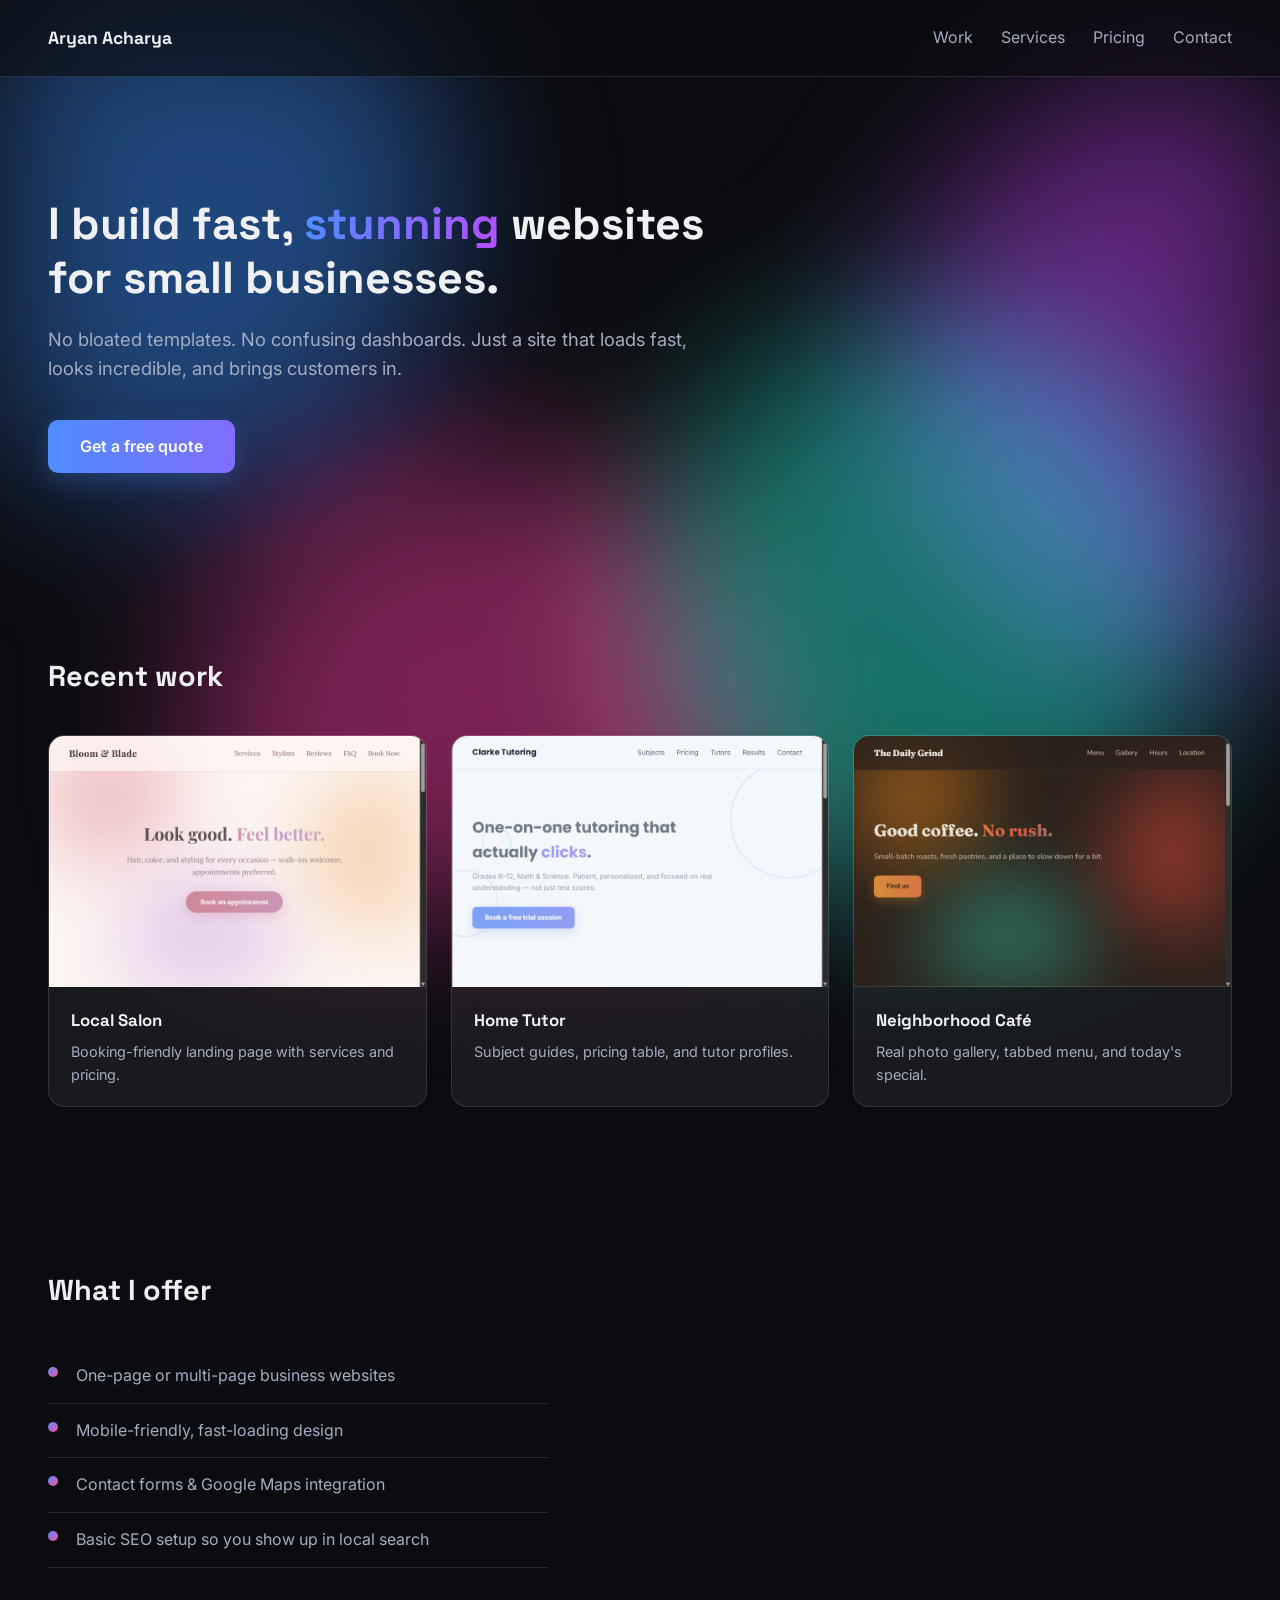
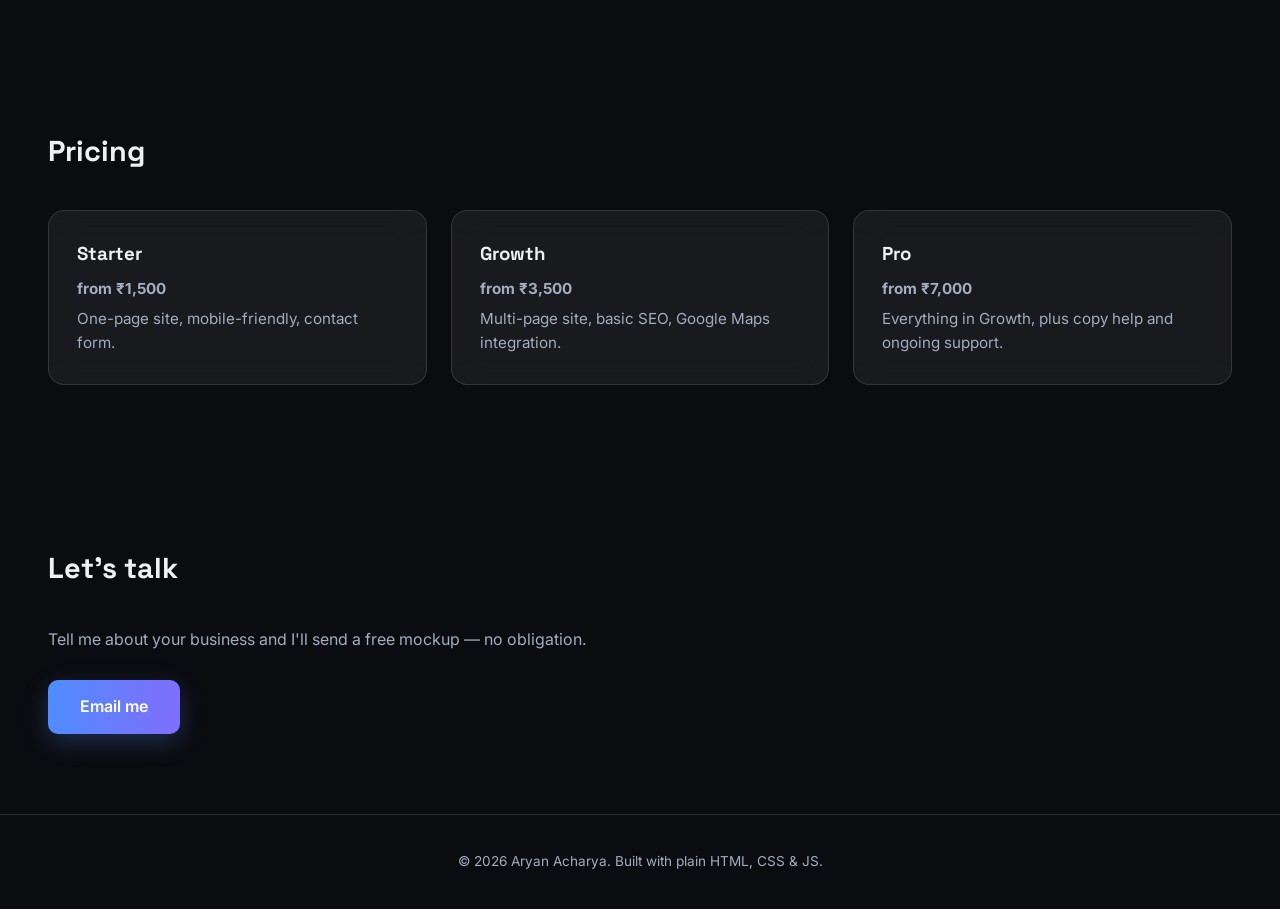
<file: index.html>
<!DOCTYPE html>
<html lang="en">
<head>
  <meta charset="UTF-8">
  <meta name="viewport" content="width=device-width, initial-scale=1.0">
  <title>Aryan Acharya — Web Developer</title>
  <meta name="description" content="Fast, modern websites for small businesses. Free mockup, no obligation — one-page and multi-page sites built for local shops, salons, tutors, and cafés.">
  <meta property="og:title" content="Aryan Acharya — Web Developer">
  <meta property="og:description" content="Fast, modern websites for small businesses. Free mockup, no obligation.">
  <meta property="og:type" content="website">
  <meta name="twitter:card" content="summary">
  <link rel="preconnect" href="https://fonts.googleapis.com">
  <link rel="preconnect" href="https://fonts.gstatic.com" crossorigin>
  <link href="https://fonts.googleapis.com/css2?family=Space+Grotesk:wght@500;600;700&family=Inter:wght@400;500;600&display=swap" rel="stylesheet">
  <link rel="stylesheet" href="styles.css">
</head>
<body>
  <div class="bg-blobs" aria-hidden="true">
    <div class="blob blob-1"></div>
    <div class="blob blob-2"></div>
    <div class="blob blob-3"></div>
    <div class="blob blob-4"></div>
  </div>

  <header class="nav">
    <div class="nav-brand">Aryan Acharya</div>
    <nav>
      <a href="#work">Work</a>
      <a href="#services">Services</a>
      <a href="#pricing">Pricing</a>
      <a href="#contact">Contact</a>
    </nav>
  </header>

  <section class="hero">
    <h1 class="reveal">I build fast, <span class="gradient-text">stunning</span> websites for small businesses.</h1>
    <p class="reveal">No bloated templates. No confusing dashboards. Just a site that loads fast, looks incredible, and brings customers in.</p>
    <a href="#contact" class="btn reveal">Get a free quote</a>
  </section>

  <section id="work" class="work">
    <h2 class="reveal">Recent work</h2>
    <div class="grid">
      <a href="samples/salon/" target="_blank" rel="noopener" class="work-card reveal">
        <div class="work-thumb" style="background-image: url('work-thumbs/salon.png')"></div>
        <div class="work-info">
          <h3>Local Salon</h3>
          <p>Booking-friendly landing page with services and pricing.</p>
        </div>
      </a>
      <a href="samples/tutor/" target="_blank" rel="noopener" class="work-card reveal">
        <div class="work-thumb" style="background-image: url('work-thumbs/tutor.png')"></div>
        <div class="work-info">
          <h3>Home Tutor</h3>
          <p>Subject guides, pricing table, and tutor profiles.</p>
        </div>
      </a>
      <a href="samples/cafe/" target="_blank" rel="noopener" class="work-card reveal">
        <div class="work-thumb" style="background-image: url('work-thumbs/cafe.png')"></div>
        <div class="work-info">
          <h3>Neighborhood Café</h3>
          <p>Real photo gallery, tabbed menu, and today's special.</p>
        </div>
      </a>
    </div>
  </section>

  <section id="services" class="services">
    <h2 class="reveal">What I offer</h2>
    <ul>
      <li class="reveal">One-page or multi-page business websites</li>
      <li class="reveal">Mobile-friendly, fast-loading design</li>
      <li class="reveal">Contact forms &amp; Google Maps integration</li>
      <li class="reveal">Basic SEO setup so you show up in local search</li>
    </ul>
  </section>

  <section id="pricing" class="services">
    <h2 class="reveal">Pricing</h2>
    <div class="grid">
      <div class="card glass reveal">
        <h3>Starter</h3>
        <p class="price">from ₹1,500</p>
        <p>One-page site, mobile-friendly, contact form.</p>
      </div>
      <div class="card glass reveal">
        <h3>Growth</h3>
        <p class="price">from ₹3,500</p>
        <p>Multi-page site, basic SEO, Google Maps integration.</p>
      </div>
      <div class="card glass reveal">
        <h3>Pro</h3>
        <p class="price">from ₹7,000</p>
        <p>Everything in Growth, plus copy help and ongoing support.</p>
      </div>
    </div>
  </section>

  <section id="contact" class="contact">
    <h2 class="reveal">Let's talk</h2>
    <p class="reveal">Tell me about your business and I'll send a free mockup — no obligation.</p>
    <a href="mailto:progamertiger2007@gmail.com" class="btn reveal">Email me</a>
  </section>

  <footer>
    <p>&copy; 2026 Aryan Acharya. Built with plain HTML, CSS &amp; JS.</p>
  </footer>

  <script src="script.js"></script>
</body>
</html>
</file>
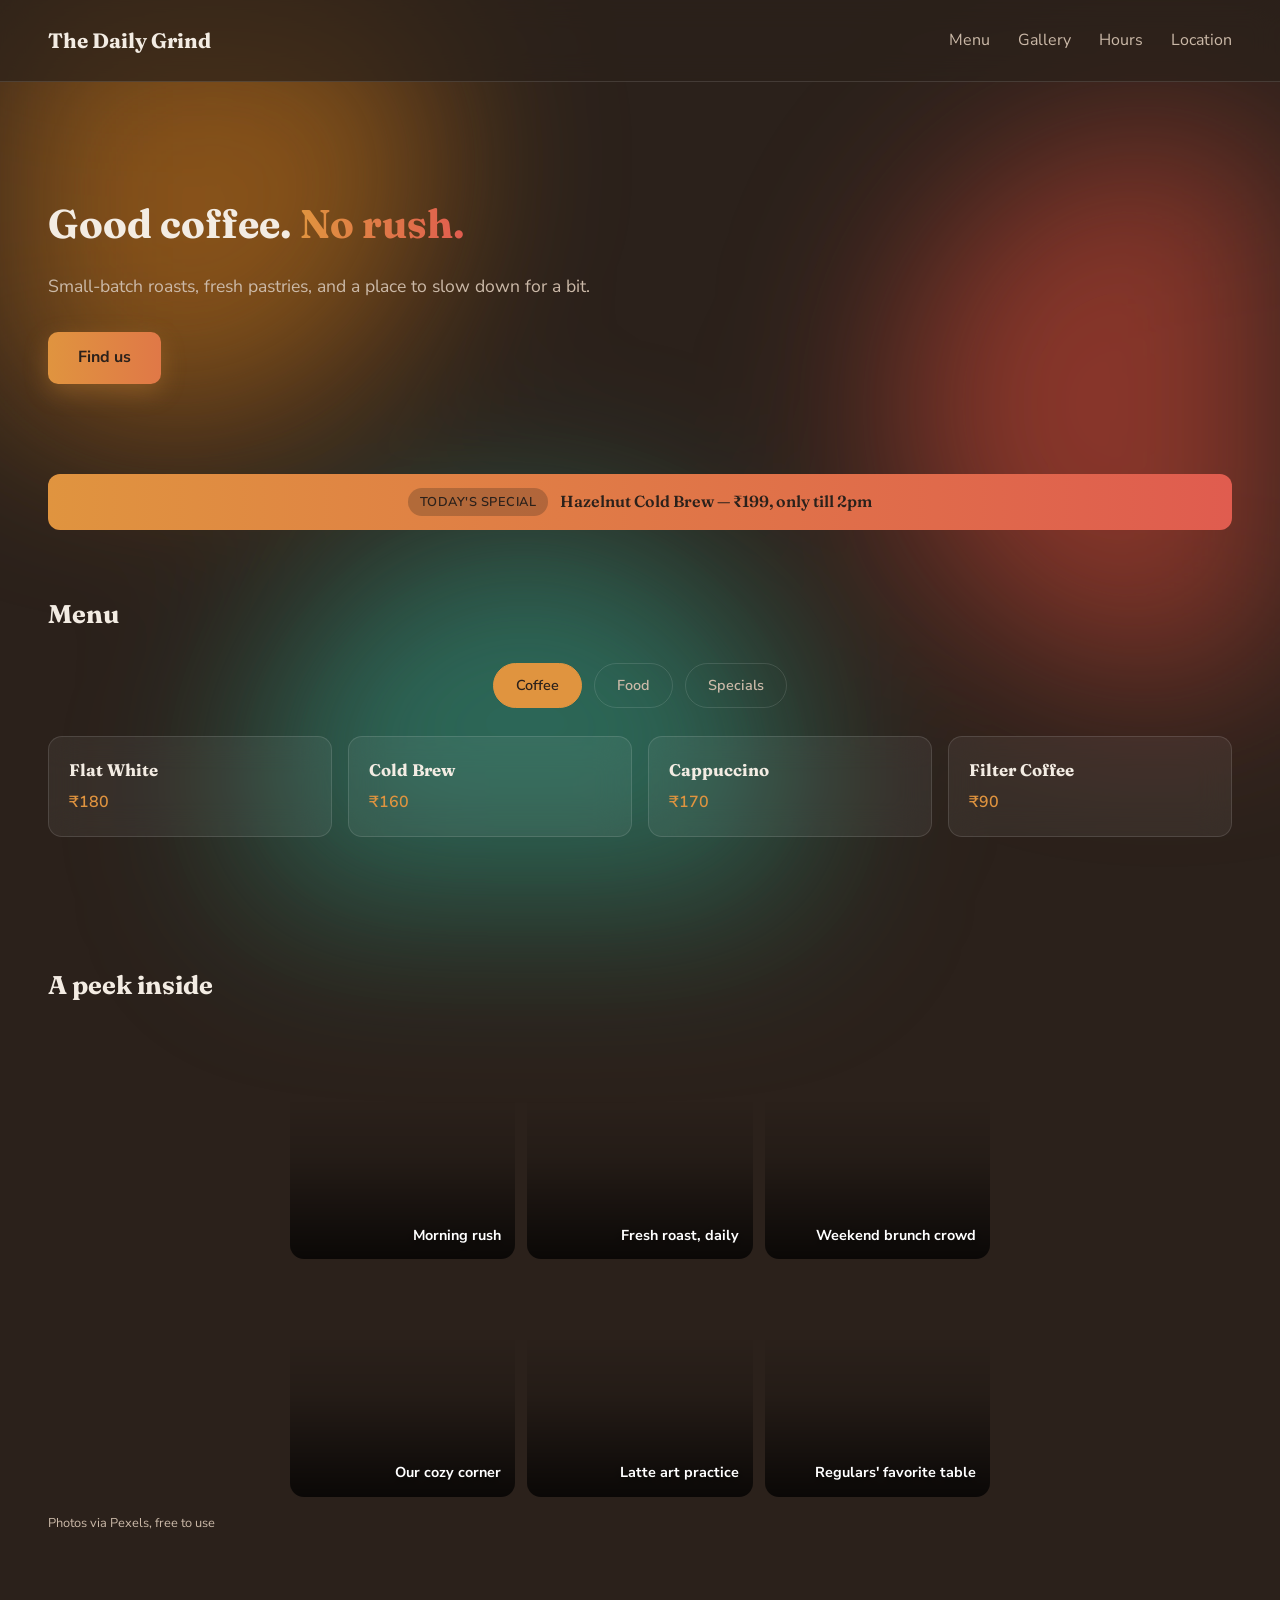
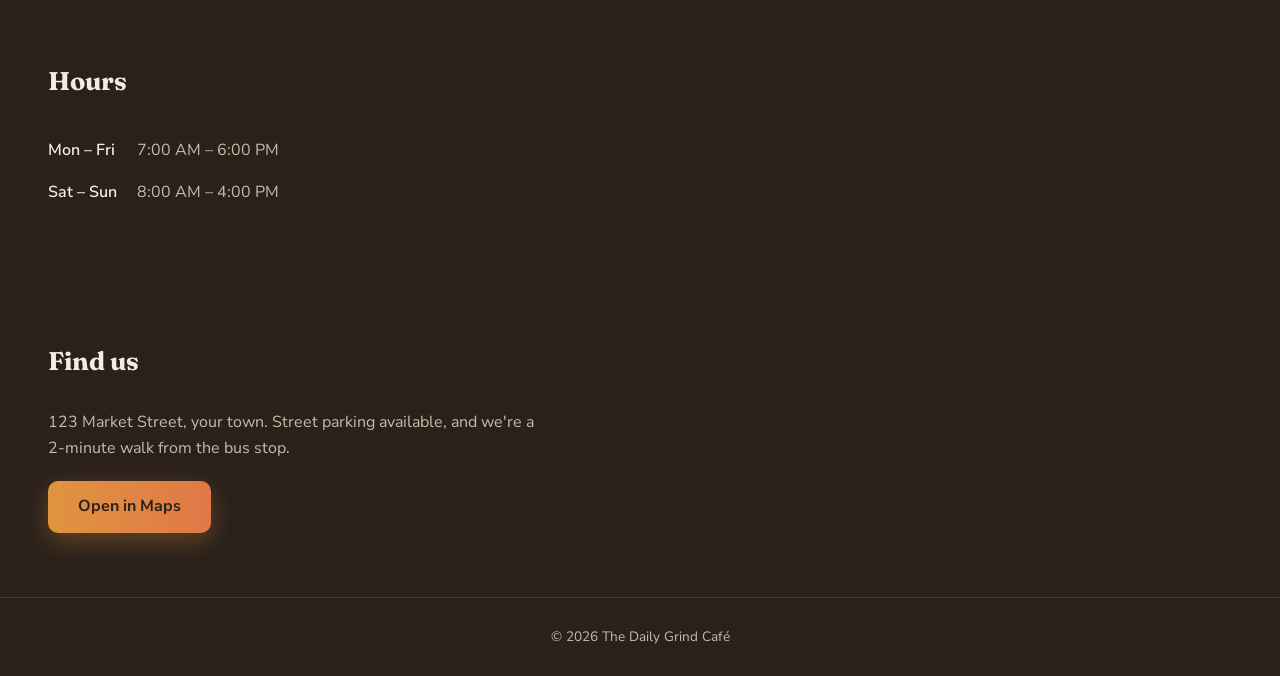
<file: samples/cafe/index.html>
<!DOCTYPE html>
<html lang="en">
<head>
  <meta charset="UTF-8">
  <meta name="viewport" content="width=device-width, initial-scale=1.0">
  <title>The Daily Grind Café</title>
  <meta name="description" content="Small-batch roasts and fresh pastries. Good coffee, no rush.">
  <meta property="og:title" content="The Daily Grind Café">
  <meta property="og:description" content="Good coffee. No rush.">
  <meta property="og:type" content="website">
  <link rel="preconnect" href="https://fonts.googleapis.com">
  <link rel="preconnect" href="https://fonts.gstatic.com" crossorigin>
  <link href="https://fonts.googleapis.com/css2?family=Fraunces:ital,wght@0,500;0,700;1,500&family=Nunito+Sans:wght@400;600;700&display=swap" rel="stylesheet">
  <link rel="stylesheet" href="styles.css">
</head>
<body>
  <div class="bg-blobs" aria-hidden="true">
    <div class="blob blob-1"></div>
    <div class="blob blob-2"></div>
    <div class="blob blob-3"></div>
  </div>

  <header class="nav">
    <div class="nav-brand">The Daily Grind</div>
    <nav>
      <a href="#menu">Menu</a>
      <a href="#gallery">Gallery</a>
      <a href="#hours">Hours</a>
      <a href="#location">Location</a>
    </nav>
  </header>

  <section class="hero">
    <h1 class="reveal">Good coffee. <span class="gradient-text">No rush.</span></h1>
    <p class="reveal">Small-batch roasts, fresh pastries, and a place to slow down for a bit.</p>
    <a href="#location" class="btn reveal">Find us</a>
  </section>

  <section class="special reveal">
    <span class="special-tag">Today's Special</span>
    <span class="special-text">Hazelnut Cold Brew — ₹199, only till 2pm</span>
  </section>

  <section id="menu" class="menu">
    <h2 class="reveal">Menu</h2>

    <input type="radio" name="menutab" id="tab-coffee" class="tab-radio" checked>
    <input type="radio" name="menutab" id="tab-food" class="tab-radio">
    <input type="radio" name="menutab" id="tab-specials" class="tab-radio">

    <div class="tabs reveal">
      <label for="tab-coffee">Coffee</label>
      <label for="tab-food">Food</label>
      <label for="tab-specials">Specials</label>
    </div>

    <div class="tab-panels reveal">
      <div class="panel panel-coffee grid">
        <div class="card glass"><h3>Flat White</h3><p>₹180</p></div>
        <div class="card glass"><h3>Cold Brew</h3><p>₹160</p></div>
        <div class="card glass"><h3>Cappuccino</h3><p>₹170</p></div>
        <div class="card glass"><h3>Filter Coffee</h3><p>₹90</p></div>
      </div>
      <div class="panel panel-food grid">
        <div class="card glass"><h3>Almond Croissant</h3><p>₹140</p></div>
        <div class="card glass"><h3>Avocado Toast</h3><p>₹280</p></div>
        <div class="card glass"><h3>Banana Bread</h3><p>₹120</p></div>
        <div class="card glass"><h3>Grilled Sandwich</h3><p>₹190</p></div>
      </div>
      <div class="panel panel-specials grid">
        <div class="card glass"><h3>Hazelnut Cold Brew</h3><p>₹199</p></div>
        <div class="card glass"><h3>Weekend Brunch Plate</h3><p>₹349</p></div>
      </div>
    </div>
  </section>

  <section id="gallery" class="gallery">
    <h2 class="reveal">A peek inside</h2>
    <div class="photo-grid reveal">
      <div class="photo-card" style="background-image: url('https://images.pexels.com/photos/12344494/pexels-photo-12344494.jpeg?auto=compress&cs=tinysrgb&w=800&h=800&fit=crop')">
        <span class="photo-name">Morning rush</span>
      </div>
      <div class="photo-card" style="background-image: url('https://images.pexels.com/photos/31890552/pexels-photo-31890552.jpeg?auto=compress&cs=tinysrgb&w=800&h=800&fit=crop')">
        <span class="photo-name">Fresh roast, daily</span>
      </div>
      <div class="photo-card" style="background-image: url('https://images.pexels.com/photos/5990698/pexels-photo-5990698.jpeg?auto=compress&cs=tinysrgb&w=800&h=800&fit=crop')">
        <span class="photo-name">Weekend brunch crowd</span>
      </div>
      <div class="photo-card" style="background-image: url('https://images.pexels.com/photos/39784928/pexels-photo-39784928.jpeg?auto=compress&cs=tinysrgb&w=800&h=800&fit=crop')">
        <span class="photo-name">Our cozy corner</span>
      </div>
      <div class="photo-card" style="background-image: url('https://images.pexels.com/photos/11340975/pexels-photo-11340975.jpeg?auto=compress&cs=tinysrgb&w=800&h=800&fit=crop')">
        <span class="photo-name">Latte art practice</span>
      </div>
      <div class="photo-card" style="background-image: url('https://images.pexels.com/photos/25706382/pexels-photo-25706382.jpeg?auto=compress&cs=tinysrgb&w=800&h=800&fit=crop')">
        <span class="photo-name">Regulars' favorite table</span>
      </div>
    </div>
    <p class="gallery-hint reveal">Photos via Pexels, free to use</p>
  </section>

  <section id="hours" class="hours reveal">
    <h2>Hours</h2>
    <table>
      <tr><td>Mon – Fri</td><td>7:00 AM – 6:00 PM</td></tr>
      <tr><td>Sat – Sun</td><td>8:00 AM – 4:00 PM</td></tr>
    </table>
  </section>

  <section id="location" class="location">
    <h2 class="reveal">Find us</h2>
    <p class="reveal">123 Market Street, your town. Street parking available, and we're a 2-minute walk from the bus stop.</p>
    <a href="https://maps.google.com" class="btn reveal" target="_blank" rel="noopener">Open in Maps</a>
  </section>

  <footer>
    <p>&copy; 2026 The Daily Grind Café</p>
  </footer>

  <script src="../shared-reveal.js"></script>
</body>
</html>
</file>
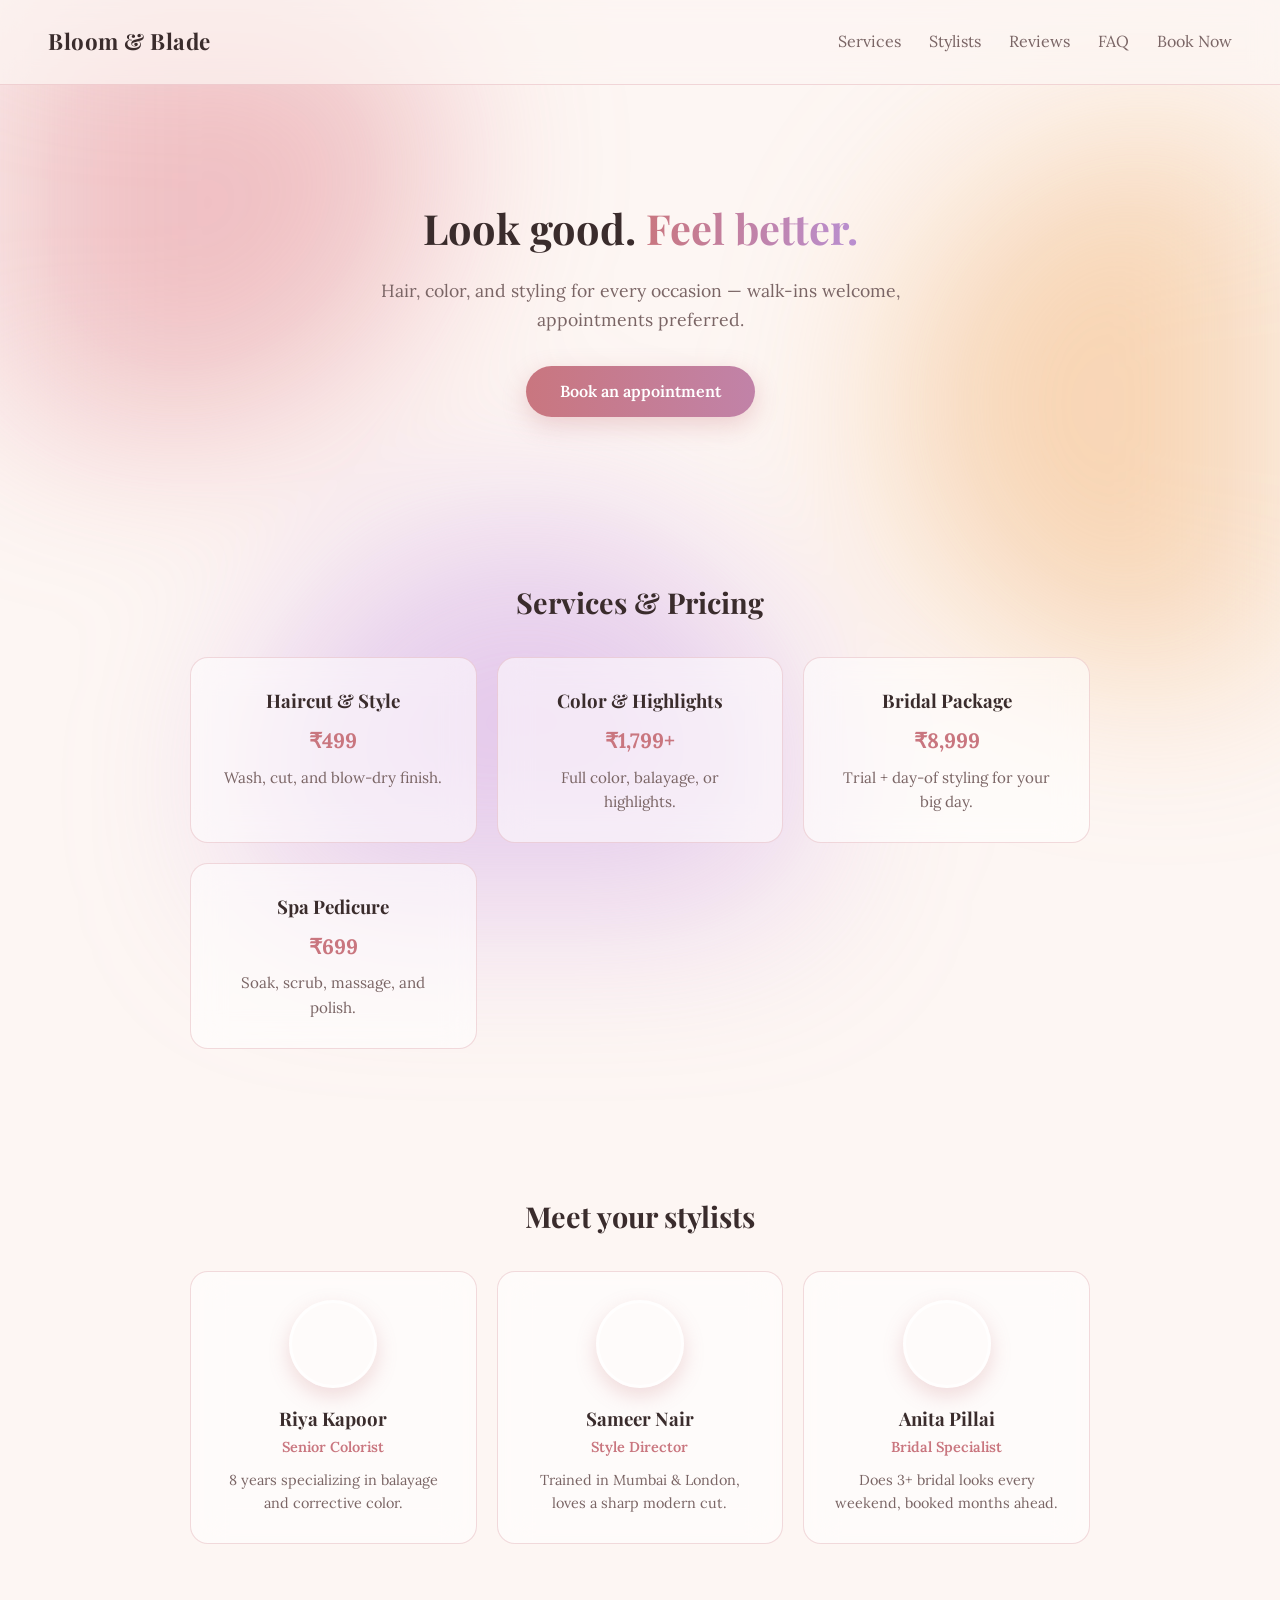
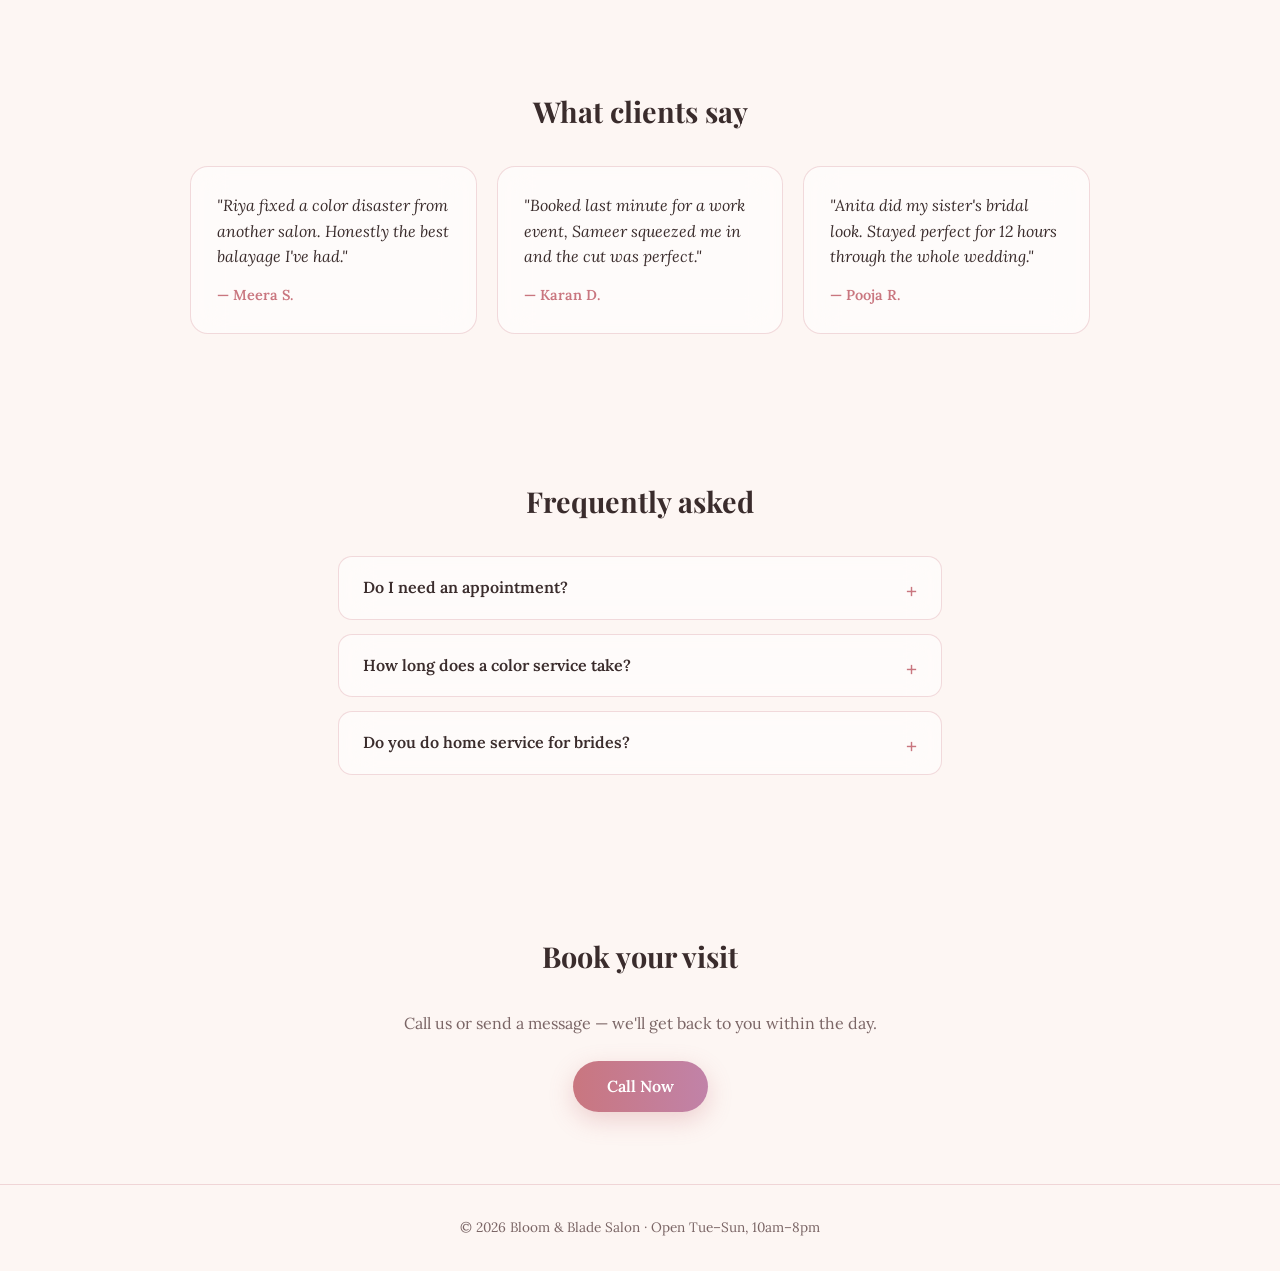
<file: samples/salon/index.html>
<!DOCTYPE html>
<html lang="en">
<head>
  <meta charset="UTF-8">
  <meta name="viewport" content="width=device-width, initial-scale=1.0">
  <title>Bloom & Blade Salon</title>
  <meta name="description" content="Hair, color, and styling for every occasion. Walk-ins welcome, appointments preferred.">
  <meta property="og:title" content="Bloom & Blade Salon">
  <meta property="og:description" content="Hair, color, and styling for every occasion.">
  <meta property="og:type" content="website">
  <link rel="preconnect" href="https://fonts.googleapis.com">
  <link rel="preconnect" href="https://fonts.gstatic.com" crossorigin>
  <link href="https://fonts.googleapis.com/css2?family=Playfair+Display:ital,wght@0,500;0,700;1,500&family=Lora:ital,wght@0,400;0,600;1,400&display=swap" rel="stylesheet">
  <link rel="stylesheet" href="styles.css">
</head>
<body>
  <div class="bg-blobs" aria-hidden="true">
    <div class="blob blob-1"></div>
    <div class="blob blob-2"></div>
    <div class="blob blob-3"></div>
  </div>

  <header class="nav">
    <div class="nav-brand">Bloom & Blade</div>
    <nav>
      <a href="#services">Services</a>
      <a href="#stylists">Stylists</a>
      <a href="#reviews">Reviews</a>
      <a href="#faq">FAQ</a>
      <a href="#book">Book Now</a>
    </nav>
  </header>

  <section class="hero">
    <h1 class="reveal">Look good. <span class="gradient-text">Feel better.</span></h1>
    <p class="reveal">Hair, color, and styling for every occasion — walk-ins welcome, appointments preferred.</p>
    <a href="#book" class="btn reveal">Book an appointment</a>
  </section>

  <section id="services" class="services">
    <h2 class="reveal">Services & Pricing</h2>
    <div class="grid">
      <div class="card glass reveal">
        <h3>Haircut & Style</h3>
        <p class="price">₹499</p>
        <p>Wash, cut, and blow-dry finish.</p>
      </div>
      <div class="card glass reveal">
        <h3>Color & Highlights</h3>
        <p class="price">₹1,799+</p>
        <p>Full color, balayage, or highlights.</p>
      </div>
      <div class="card glass reveal">
        <h3>Bridal Package</h3>
        <p class="price">₹8,999</p>
        <p>Trial + day-of styling for your big day.</p>
      </div>
      <div class="card glass reveal">
        <h3>Spa Pedicure</h3>
        <p class="price">₹699</p>
        <p>Soak, scrub, massage, and polish.</p>
      </div>
    </div>
  </section>

  <section id="stylists" class="stylists">
    <h2 class="reveal">Meet your stylists</h2>
    <div class="grid">
      <div class="person-card glass reveal">
        <div class="avatar" style="background-image: url('https://images.pexels.com/photos/6248741/pexels-photo-6248741.jpeg?auto=compress&cs=tinysrgb&w=300&h=300&fit=crop')"></div>
        <h3>Riya Kapoor</h3>
        <p class="role">Senior Colorist</p>
        <p>8 years specializing in balayage and corrective color.</p>
      </div>
      <div class="person-card glass reveal">
        <div class="avatar" style="background-image: url('https://images.pexels.com/photos/12311572/pexels-photo-12311572.jpeg?auto=compress&cs=tinysrgb&w=300&h=300&fit=crop')"></div>
        <h3>Sameer Nair</h3>
        <p class="role">Style Director</p>
        <p>Trained in Mumbai & London, loves a sharp modern cut.</p>
      </div>
      <div class="person-card glass reveal">
        <div class="avatar" style="background-image: url('https://images.pexels.com/photos/18890524/pexels-photo-18890524.jpeg?auto=compress&cs=tinysrgb&w=300&h=300&fit=crop')"></div>
        <h3>Anita Pillai</h3>
        <p class="role">Bridal Specialist</p>
        <p>Does 3+ bridal looks every weekend, booked months ahead.</p>
      </div>
    </div>
  </section>

  <section id="reviews" class="reviews">
    <h2 class="reveal">What clients say</h2>
    <div class="grid">
      <div class="quote-card glass reveal">
        <p>"Riya fixed a color disaster from another salon. Honestly the best balayage I've had."</p>
        <p class="who">— Meera S.</p>
      </div>
      <div class="quote-card glass reveal">
        <p>"Booked last minute for a work event, Sameer squeezed me in and the cut was perfect."</p>
        <p class="who">— Karan D.</p>
      </div>
      <div class="quote-card glass reveal">
        <p>"Anita did my sister's bridal look. Stayed perfect for 12 hours through the whole wedding."</p>
        <p class="who">— Pooja R.</p>
      </div>
    </div>
  </section>

  <section id="faq" class="faq">
    <h2 class="reveal">Frequently asked</h2>
    <details class="reveal">
      <summary>Do I need an appointment?</summary>
      <p>Walk-ins are welcome, but appointments get priority. Weekends fill up fast, so book 2-3 days ahead if you can.</p>
    </details>
    <details class="reveal">
      <summary>How long does a color service take?</summary>
      <p>Single-process color: about 1 hour. Balayage or full highlights: 2.5-3.5 hours depending on hair length.</p>
    </details>
    <details class="reveal">
      <summary>Do you do home service for brides?</summary>
      <p>Yes, for bridal packages booked at least 2 weeks in advance. Travel charges apply outside city limits.</p>
    </details>
  </section>

  <section id="book" class="book">
    <h2 class="reveal">Book your visit</h2>
    <p class="reveal">Call us or send a message — we'll get back to you within the day.</p>
    <a href="tel:+910000000000" class="btn reveal">Call Now</a>
  </section>

  <footer>
    <p>&copy; 2026 Bloom & Blade Salon · Open Tue–Sun, 10am–8pm</p>
  </footer>

  <script src="../shared-reveal.js"></script>
</body>
</html>
</file>
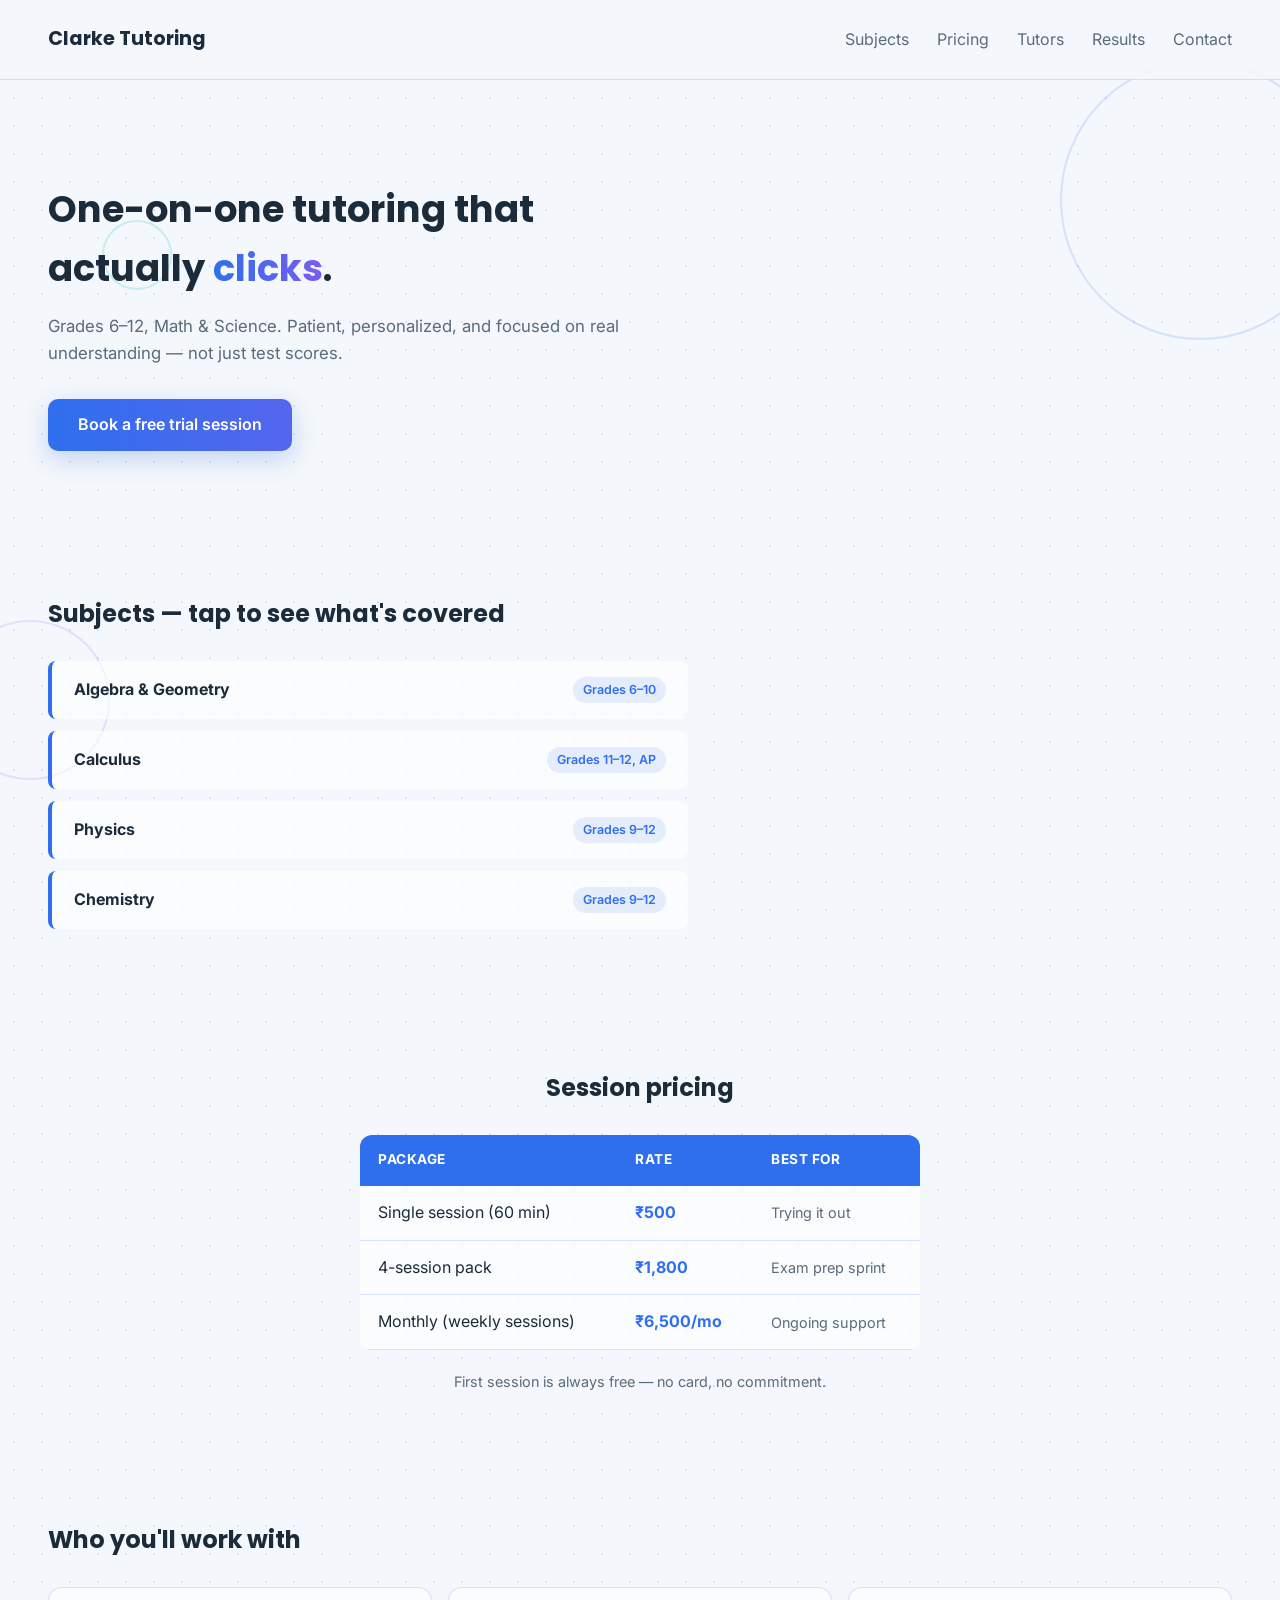
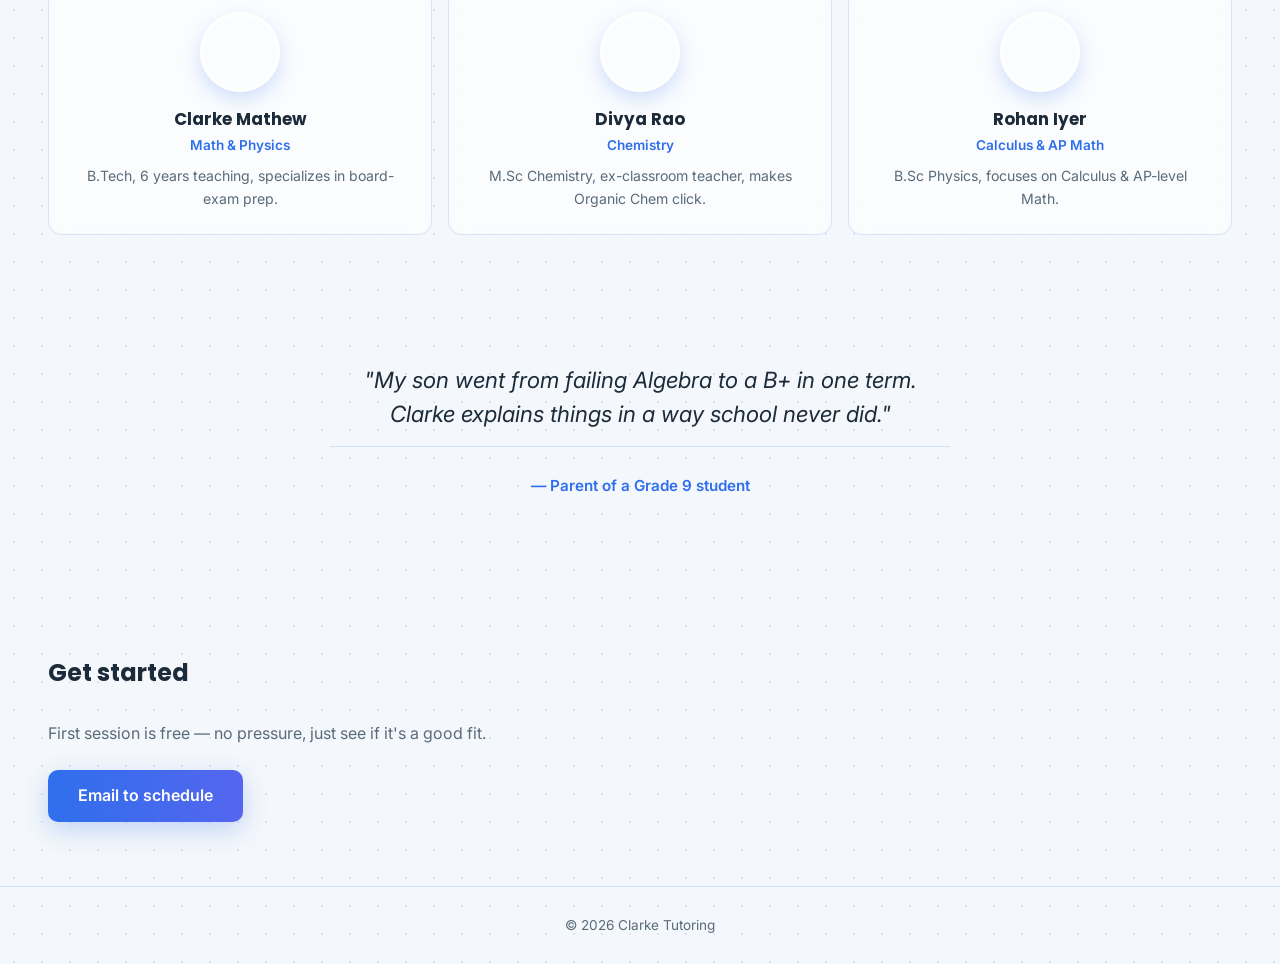
<file: samples/tutor/index.html>
<!DOCTYPE html>
<html lang="en">
<head>
  <meta charset="UTF-8">
  <meta name="viewport" content="width=device-width, initial-scale=1.0">
  <title>Clarke Tutoring — Math & Science</title>
  <meta name="description" content="One-on-one Math and Science tutoring for grades 6-12. First session free.">
  <meta property="og:title" content="Clarke Tutoring — Math & Science">
  <meta property="og:description" content="One-on-one tutoring that actually clicks.">
  <meta property="og:type" content="website">
  <link rel="preconnect" href="https://fonts.googleapis.com">
  <link rel="preconnect" href="https://fonts.gstatic.com" crossorigin>
  <link href="https://fonts.googleapis.com/css2?family=Poppins:wght@500;600;700;800&family=Inter:wght@400;500;600&display=swap" rel="stylesheet">
  <link rel="stylesheet" href="styles.css">
</head>
<body>
  <div class="geo-accent geo-1" aria-hidden="true"></div>
  <div class="geo-accent geo-2" aria-hidden="true"></div>
  <div class="geo-accent geo-3" aria-hidden="true"></div>

  <header class="nav">
    <div class="nav-brand">Clarke Tutoring</div>
    <nav>
      <a href="#subjects">Subjects</a>
      <a href="#pricing">Pricing</a>
      <a href="#tutors">Tutors</a>
      <a href="#results">Results</a>
      <a href="#contact">Contact</a>
    </nav>
  </header>

  <section class="hero">
    <h1 class="reveal">One-on-one tutoring that actually <span class="gradient-text">clicks</span>.</h1>
    <p class="reveal">Grades 6–12, Math & Science. Patient, personalized, and focused on real understanding — not just test scores.</p>
    <a href="#contact" class="btn reveal">Book a free trial session</a>
  </section>

  <section id="subjects" class="subjects">
    <h2 class="reveal">Subjects — tap to see what's covered</h2>
    <details class="subject-card reveal">
      <summary><span>Algebra & Geometry</span><span class="tag">Grades 6–10</span></summary>
      <p>Linear & quadratic equations, coordinate geometry, triangles & circles, board-exam problem patterns.</p>
    </details>
    <details class="subject-card reveal">
      <summary><span>Calculus</span><span class="tag">Grades 11–12, AP</span></summary>
      <p>Limits, derivatives, integrals, and the word-problem setups that actually show up in exams.</p>
    </details>
    <details class="subject-card reveal">
      <summary><span>Physics</span><span class="tag">Grades 9–12</span></summary>
      <p>Mechanics, electricity & magnetism — built around intuition first, formulas second.</p>
    </details>
    <details class="subject-card reveal">
      <summary><span>Chemistry</span><span class="tag">Grades 9–12</span></summary>
      <p>Organic reactions, stoichiometry, periodic trends — with the shortcuts that save exam time.</p>
    </details>
  </section>

  <section id="pricing" class="pricing-section">
    <h2 class="reveal">Session pricing</h2>
    <table class="price-table reveal">
      <tr><th>Package</th><th>Rate</th><th>Best for</th></tr>
      <tr><td>Single session (60 min)</td><td>₹500</td><td>Trying it out</td></tr>
      <tr><td>4-session pack</td><td>₹1,800</td><td>Exam prep sprint</td></tr>
      <tr><td>Monthly (weekly sessions)</td><td>₹6,500/mo</td><td>Ongoing support</td></tr>
    </table>
    <p class="note reveal">First session is always free — no card, no commitment.</p>
  </section>

  <section id="tutors" class="tutors">
    <h2 class="reveal">Who you'll work with</h2>
    <div class="grid">
      <div class="person-card glass reveal">
        <div class="avatar" style="background-image: url('https://images.pexels.com/photos/17910791/pexels-photo-17910791.jpeg?auto=compress&cs=tinysrgb&w=300&h=300&fit=crop')"></div>
        <h3>Clarke Mathew</h3>
        <p class="role">Math & Physics</p>
        <p>B.Tech, 6 years teaching, specializes in board-exam prep.</p>
      </div>
      <div class="person-card glass reveal">
        <div class="avatar" style="background-image: url('https://images.pexels.com/photos/7581115/pexels-photo-7581115.jpeg?auto=compress&cs=tinysrgb&w=300&h=300&fit=crop')"></div>
        <h3>Divya Rao</h3>
        <p class="role">Chemistry</p>
        <p>M.Sc Chemistry, ex-classroom teacher, makes Organic Chem click.</p>
      </div>
      <div class="person-card glass reveal">
        <div class="avatar" style="background-image: url('https://images.pexels.com/photos/36292200/pexels-photo-36292200.jpeg?auto=compress&cs=tinysrgb&w=300&h=300&fit=crop')"></div>
        <h3>Rohan Iyer</h3>
        <p class="role">Calculus & AP Math</p>
        <p>B.Sc Physics, focuses on Calculus & AP-level Math.</p>
      </div>
    </div>
  </section>

  <section id="results" class="results">
    <blockquote class="reveal">
      "My son went from failing Algebra to a B+ in one term. Clarke explains things in a way school never did."
      <footer>— Parent of a Grade 9 student</footer>
    </blockquote>
  </section>

  <section id="contact" class="contact">
    <h2 class="reveal">Get started</h2>
    <p class="reveal">First session is free — no pressure, just see if it's a good fit.</p>
    <a href="mailto:hello@clarketutoring.example" class="btn reveal">Email to schedule</a>
  </section>

  <footer>
    <p>&copy; 2026 Clarke Tutoring</p>
  </footer>

  <script src="../shared-reveal.js"></script>
</body>
</html>
</file>
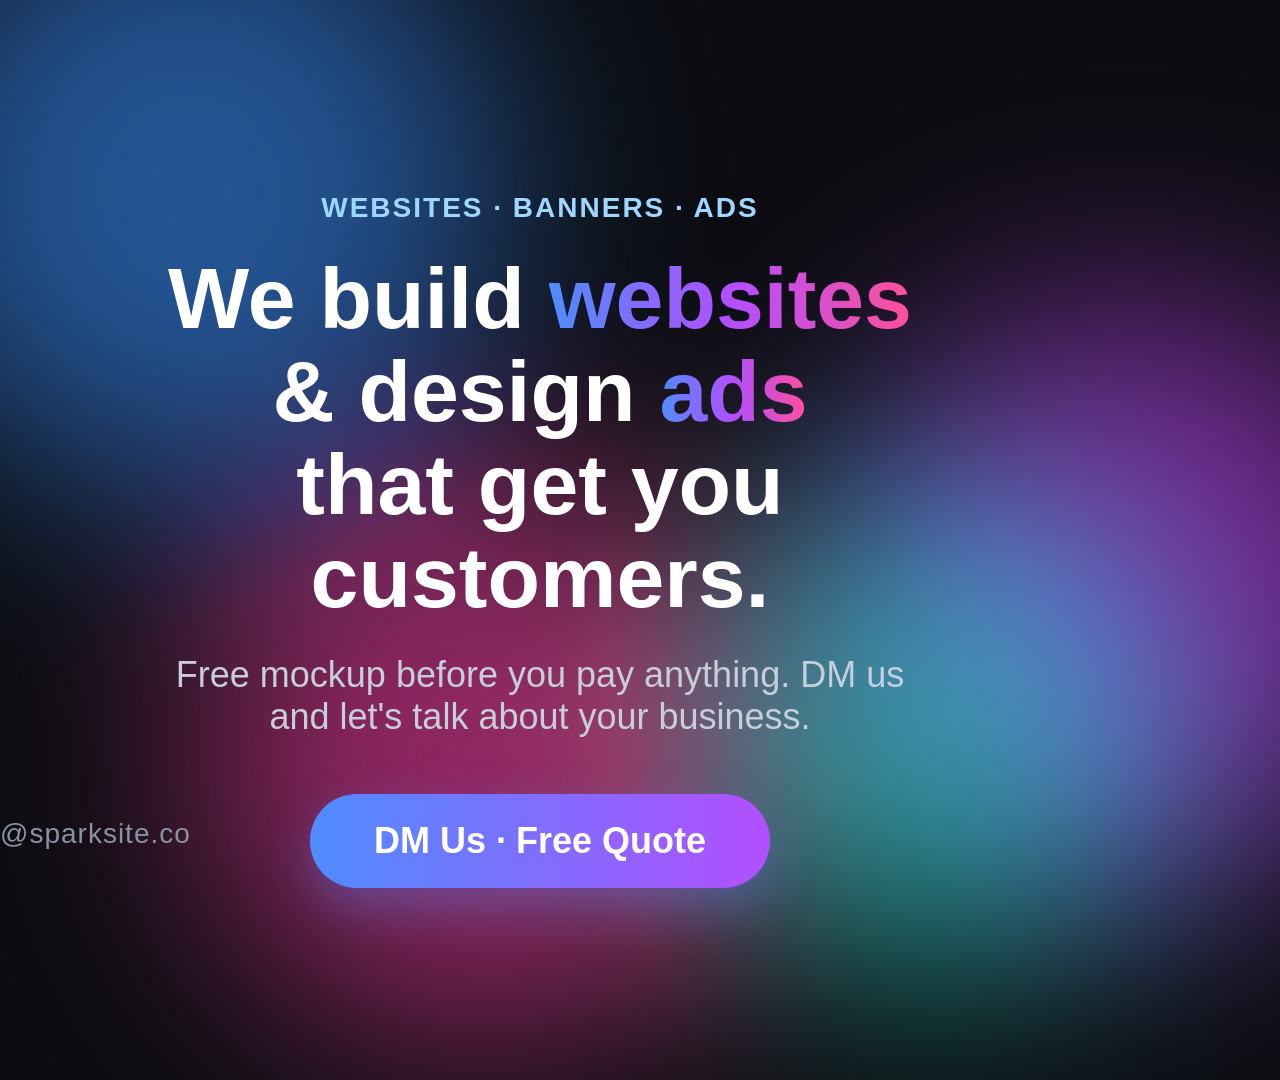
<file: instagram/post1-intro.html>
<!DOCTYPE html>
<html>
<head>
<meta charset="UTF-8">
<style>
  * { margin: 0; padding: 0; box-sizing: border-box; }
  html, body {
    width: 1080px;
    height: 1080px;
    overflow: hidden;
    font-family: -apple-system, "Segoe UI", Roboto, sans-serif;
    background: #0b0c10;
  }
  .blobs {
    position: absolute;
    inset: 0;
    filter: blur(110px) saturate(140%);
  }
  .blob { position: absolute; border-radius: 50%; opacity: 0.55; }
  .b1 { width: 620px; height: 620px; background: #4f8cff; top: -120px; left: -120px; }
  .b2 { width: 600px; height: 600px; background: #b24fff; top: 300px; right: -150px; }
  .b3 { width: 560px; height: 560px; background: #ff4f9a; bottom: -140px; left: 200px; }
  .b4 { width: 500px; height: 500px; background: #4fe0c9; bottom: -80px; right: 100px; }

  .content {
    position: relative;
    z-index: 2;
    height: 100%;
    display: flex;
    flex-direction: column;
    justify-content: center;
    align-items: center;
    text-align: center;
    padding: 80px;
    color: white;
  }
  .tag {
    font-size: 28px;
    font-weight: 700;
    letter-spacing: 2px;
    text-transform: uppercase;
    color: #9fd8ff;
    margin-bottom: 28px;
  }
  h1 {
    font-size: 86px;
    font-weight: 800;
    line-height: 1.08;
    margin-bottom: 30px;
  }
  .gradient {
    background: linear-gradient(90deg, #4f8cff, #b24fff, #ff4f9a);
    -webkit-background-clip: text;
    background-clip: text;
    color: transparent;
  }
  p.sub {
    font-size: 36px;
    color: #c7cedb;
    max-width: 780px;
    margin-bottom: 56px;
  }
  .cta {
    background: linear-gradient(90deg, #4f8cff, #b24fff);
    padding: 26px 64px;
    border-radius: 100px;
    font-size: 36px;
    font-weight: 700;
    box-shadow: 0 20px 50px rgba(79,140,255,0.35);
  }
  .handle {
    position: absolute;
    bottom: 50px;
    font-size: 28px;
    color: #8a93a3;
    letter-spacing: 1px;
  }
</style>
</head>
<body>
  <div class="blobs">
    <div class="blob b1"></div>
    <div class="blob b2"></div>
    <div class="blob b3"></div>
    <div class="blob b4"></div>
  </div>
  <div class="content">
    <div class="tag">Websites &middot; Banners &middot; Ads</div>
    <h1>We build <span class="gradient">websites</span><br>&amp; design <span class="gradient">ads</span><br>that get you customers.</h1>
    <p class="sub">Free mockup before you pay anything. DM us and let's talk about your business.</p>
    <div class="cta">DM Us &middot; Free Quote</div>
  </div>
  <div class="handle">@sparksite.co</div>
</body>
</html>
</file>
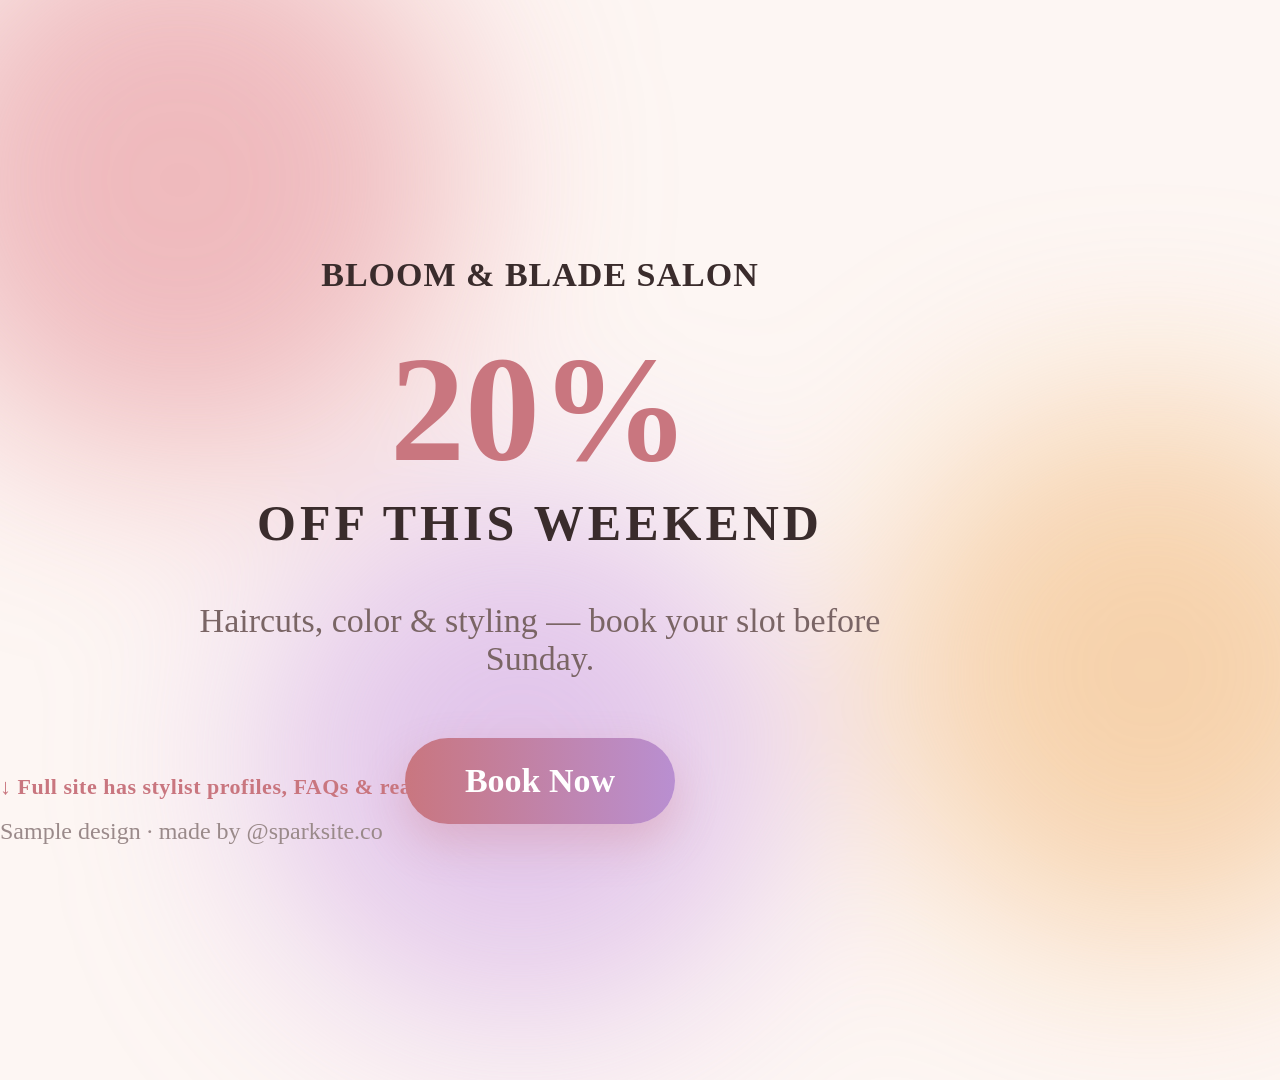
<file: instagram/post2-sample-banner.html>
<!DOCTYPE html>
<html>
<head>
<meta charset="UTF-8">
<style>
  * { margin: 0; padding: 0; box-sizing: border-box; }
  html, body {
    width: 1080px;
    height: 1080px;
    overflow: hidden;
    font-family: Georgia, "Times New Roman", serif;
    background: #fdf6f3;
  }
  .blobs { position: absolute; inset: 0; filter: blur(100px) saturate(130%); }
  .blob { position: absolute; border-radius: 50%; opacity: 0.45; }
  .b1 { width: 560px; height: 560px; background: #c9767f; top: -100px; left: -100px; }
  .b2 { width: 540px; height: 540px; background: #e0a96b; top: 400px; right: -140px; }
  .b3 { width: 520px; height: 520px; background: #b98fd1; bottom: -120px; left: 260px; }

  .content {
    position: relative;
    z-index: 2;
    height: 100%;
    display: flex;
    flex-direction: column;
    justify-content: center;
    align-items: center;
    text-align: center;
    padding: 90px;
    color: #3a2c2c;
  }
  .brand { font-size: 34px; font-weight: 700; letter-spacing: 1px; margin-bottom: 40px; }
  .offer {
    font-size: 150px;
    font-weight: 800;
    line-height: 1;
    color: #c9767f;
    margin-bottom: 10px;
  }
  .offer-sub { font-size: 50px; font-weight: 700; letter-spacing: 4px; text-transform: uppercase; margin-bottom: 50px; }
  p.desc { font-size: 34px; color: #7a6565; max-width: 760px; margin-bottom: 60px; }
  .cta {
    background: linear-gradient(90deg, #c9767f, #b98fd1);
    color: white;
    padding: 24px 60px;
    border-radius: 100px;
    font-size: 34px;
    font-weight: 700;
    box-shadow: 0 18px 44px rgba(201,118,127,0.3);
  }
  .footer {
    position: absolute;
    bottom: 55px;
    font-size: 24px;
    color: #9a8a8a;
  }
  .linkout {
    position: absolute;
    bottom: 100px;
    font-size: 22px;
    font-weight: 700;
    color: #c9767f;
    letter-spacing: 0.5px;
  }
</style>
</head>
<body>
  <div class="blobs">
    <div class="blob b1"></div>
    <div class="blob b2"></div>
    <div class="blob b3"></div>
  </div>
  <div class="content">
    <div class="brand">BLOOM &amp; BLADE SALON</div>
    <div class="offer">20%</div>
    <div class="offer-sub">off this weekend</div>
    <p class="desc">Haircuts, color &amp; styling &mdash; book your slot before Sunday.</p>
    <div class="cta">Book Now</div>
  </div>
  <div class="linkout">↓ Full site has stylist profiles, FAQs & real pricing</div>
  <div class="footer">Sample design &middot; made by @sparksite.co</div>
</body>
</html>
</file>
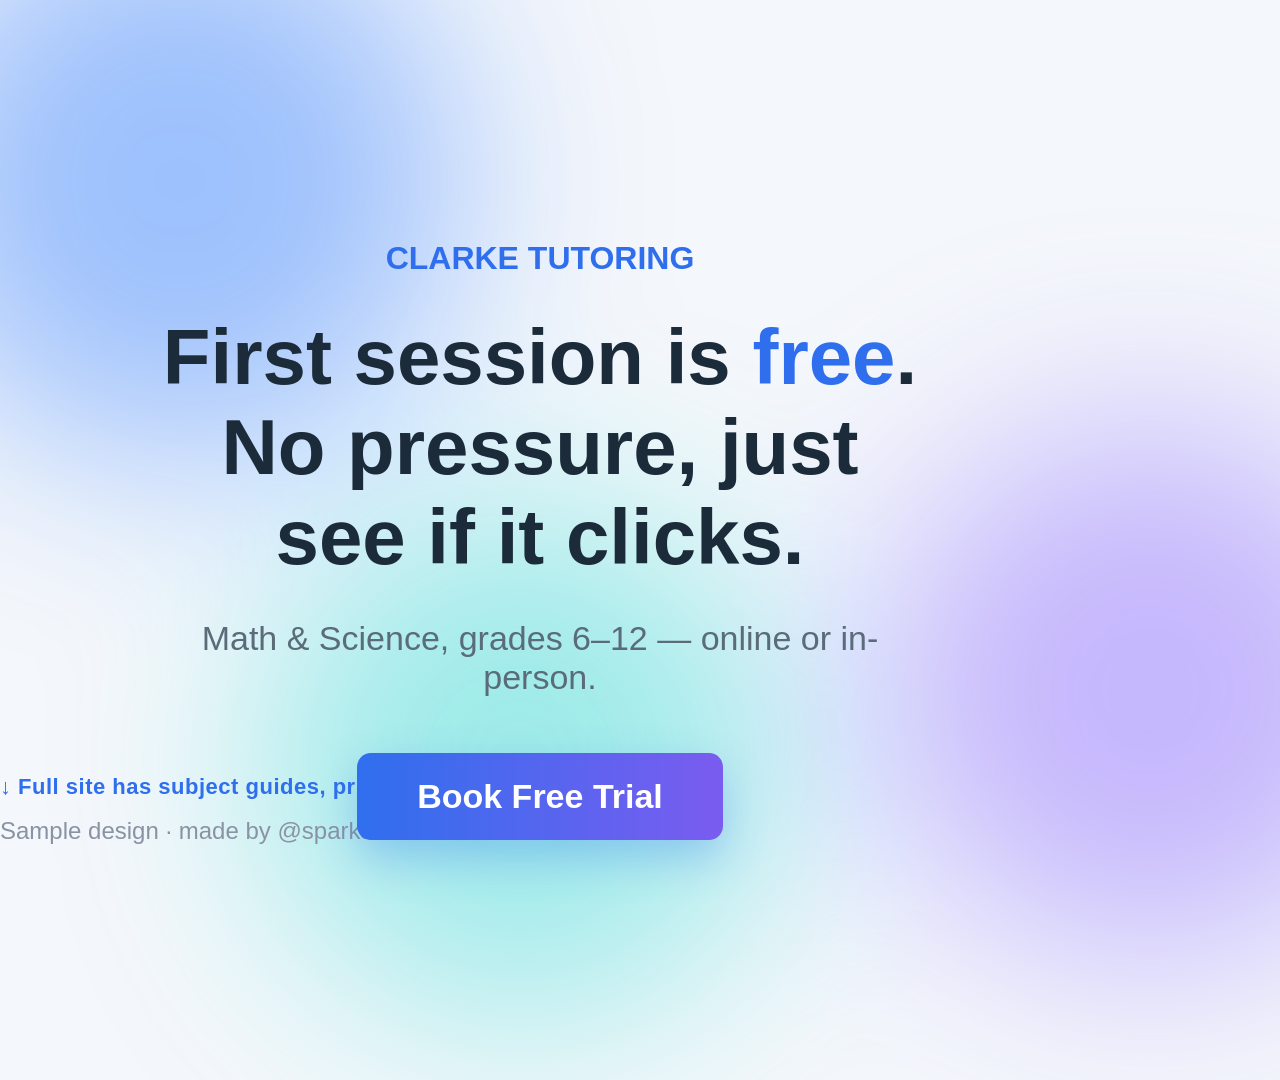
<file: instagram/post3-tutor-promo.html>
<!DOCTYPE html>
<html>
<head>
<meta charset="UTF-8">
<style>
  * { margin: 0; padding: 0; box-sizing: border-box; }
  html, body {
    width: 1080px;
    height: 1080px;
    overflow: hidden;
    font-family: "Segoe UI", Roboto, Arial, sans-serif;
    background: #f4f7fb;
  }
  .blobs { position: absolute; inset: 0; filter: blur(100px) saturate(130%); }
  .blob { position: absolute; border-radius: 50%; opacity: 0.4; }
  .b1 { width: 560px; height: 560px; background: #2f6fed; top: -100px; left: -100px; }
  .b2 { width: 540px; height: 540px; background: #7a5cf0; top: 420px; right: -140px; }
  .b3 { width: 520px; height: 520px; background: #3fd0c9; bottom: -120px; left: 260px; }

  .content {
    position: relative;
    z-index: 2;
    height: 100%;
    display: flex;
    flex-direction: column;
    justify-content: center;
    align-items: center;
    text-align: center;
    padding: 90px;
    color: #1c2b3a;
  }
  .brand { font-size: 32px; font-weight: 700; margin-bottom: 36px; color: #2f6fed; }
  h1 { font-size: 78px; font-weight: 800; line-height: 1.15; margin-bottom: 36px; }
  .highlight { color: #2f6fed; }
  p.desc { font-size: 34px; color: #5a6b7a; max-width: 760px; margin-bottom: 56px; }
  .cta {
    background: linear-gradient(90deg, #2f6fed, #7a5cf0);
    color: white;
    padding: 24px 60px;
    border-radius: 14px;
    font-size: 34px;
    font-weight: 700;
    box-shadow: 0 18px 44px rgba(47,111,237,0.3);
  }
  .footer { position: absolute; bottom: 55px; font-size: 24px; color: #8a93a3; }
  .linkout { position: absolute; bottom: 100px; font-size: 22px; font-weight: 700; color: #2f6fed; letter-spacing: 0.5px; }
</style>
</head>
<body>
  <div class="blobs">
    <div class="blob b1"></div>
    <div class="blob b2"></div>
    <div class="blob b3"></div>
  </div>
  <div class="content">
    <div class="brand">CLARKE TUTORING</div>
    <h1>First session is <span class="highlight">free</span>.<br>No pressure, just<br>see if it clicks.</h1>
    <p class="desc">Math & Science, grades 6&ndash;12 &mdash; online or in-person.</p>
    <div class="cta">Book Free Trial</div>
  </div>
  <div class="linkout">↓ Full site has subject guides, pricing & tutor bios</div>
  <div class="footer">Sample design &middot; made by @sparksite.co</div>
</body>
</html>
</file>
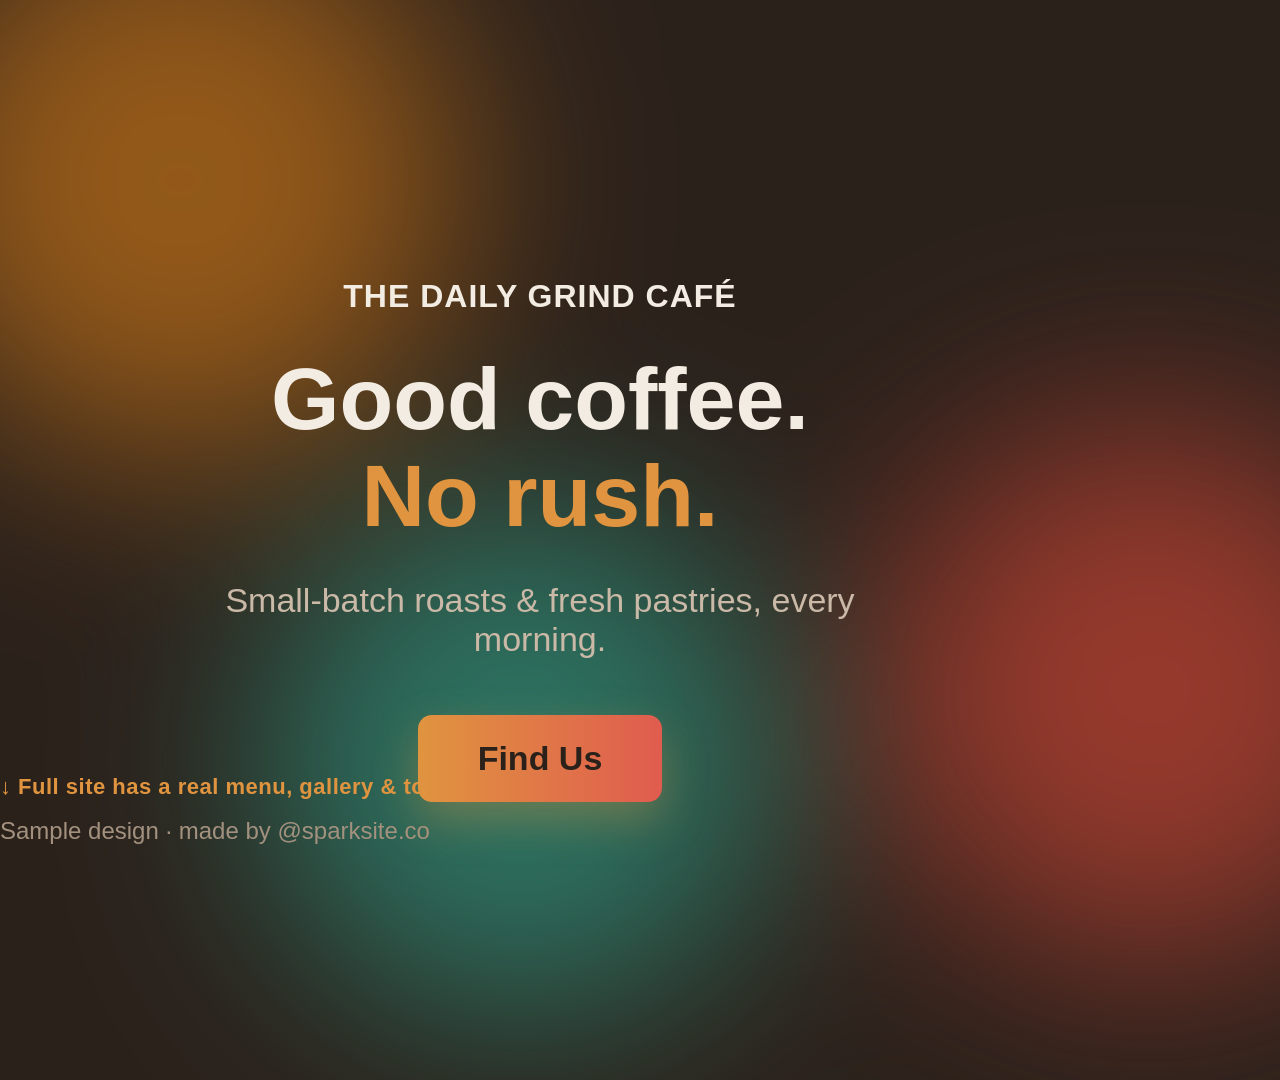
<file: instagram/post4-cafe-promo.html>
<!DOCTYPE html>
<html>
<head>
<meta charset="UTF-8">
<style>
  * { margin: 0; padding: 0; box-sizing: border-box; }
  html, body {
    width: 1080px;
    height: 1080px;
    overflow: hidden;
    font-family: "Segoe UI", Roboto, Arial, sans-serif;
    background: #2b211b;
  }
  .blobs { position: absolute; inset: 0; filter: blur(100px) saturate(140%); }
  .blob { position: absolute; border-radius: 50%; opacity: 0.5; }
  .b1 { width: 560px; height: 560px; background: #e0943f; top: -100px; left: -100px; }
  .b2 { width: 540px; height: 540px; background: #e05c4f; top: 420px; right: -140px; }
  .b3 { width: 520px; height: 520px; background: #4fb8a3; bottom: -120px; left: 260px; }

  .content {
    position: relative;
    z-index: 2;
    height: 100%;
    display: flex;
    flex-direction: column;
    justify-content: center;
    align-items: center;
    text-align: center;
    padding: 90px;
    color: #f3ece3;
  }
  .brand { font-size: 32px; font-weight: 700; margin-bottom: 36px; letter-spacing: 1px; }
  h1 { font-size: 88px; font-weight: 800; line-height: 1.1; margin-bottom: 36px; }
  .highlight { color: #e0943f; }
  p.desc { font-size: 34px; color: #cbb9a8; max-width: 760px; margin-bottom: 56px; }
  .cta {
    background: linear-gradient(90deg, #e0943f, #e05c4f);
    color: #2b211b;
    padding: 24px 60px;
    border-radius: 14px;
    font-size: 34px;
    font-weight: 700;
    box-shadow: 0 18px 44px rgba(224,148,63,0.35);
  }
  .footer { position: absolute; bottom: 55px; font-size: 24px; color: #a3917f; }
  .linkout { position: absolute; bottom: 100px; font-size: 22px; font-weight: 700; color: #e0943f; letter-spacing: 0.5px; }
</style>
</head>
<body>
  <div class="blobs">
    <div class="blob b1"></div>
    <div class="blob b2"></div>
    <div class="blob b3"></div>
  </div>
  <div class="content">
    <div class="brand">THE DAILY GRIND CAF&Eacute;</div>
    <h1>Good coffee.<br><span class="highlight">No rush.</span></h1>
    <p class="desc">Small-batch roasts &amp; fresh pastries, every morning.</p>
    <div class="cta">Find Us</div>
  </div>
  <div class="linkout">↓ Full site has a real menu, gallery & today's special</div>
  <div class="footer">Sample design &middot; made by @sparksite.co</div>
</body>
</html>
</file>
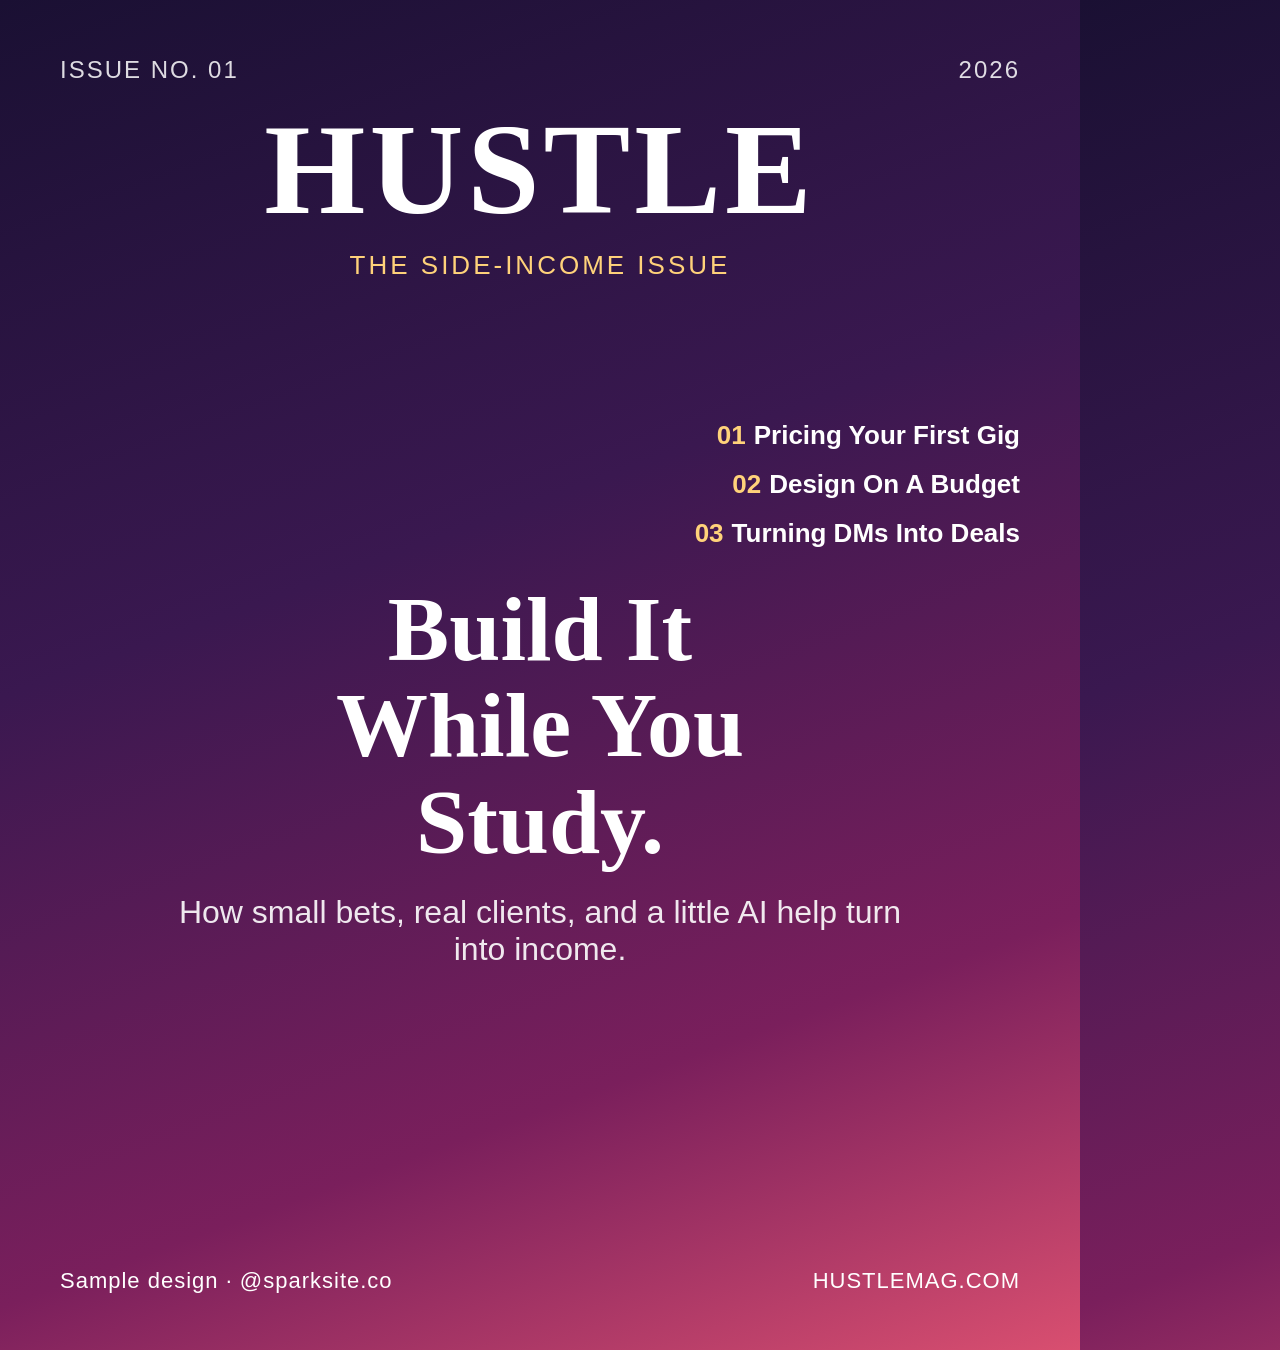
<file: instagram/post5-magazine-cover.html>
<!DOCTYPE html>
<html>
<head>
<meta charset="UTF-8">
<style>
  * { margin: 0; padding: 0; box-sizing: border-box; }
  html, body {
    width: 1080px;
    height: 1350px;
    overflow: hidden;
    font-family: Georgia, "Times New Roman", serif;
    background: linear-gradient(160deg, #1a1033 0%, #3a1850 40%, #7a1f5c 75%, #d94f70 100%);
    color: white;
  }
  .wrap { position: relative; height: 100%; padding: 56px 60px; display: flex; flex-direction: column; }

  .top-row {
    display: flex;
    justify-content: space-between;
    align-items: flex-start;
    font-family: "Segoe UI", Roboto, sans-serif;
    font-size: 24px;
    letter-spacing: 2px;
    text-transform: uppercase;
    opacity: 0.85;
  }

  .masthead {
    font-size: 130px;
    font-weight: 900;
    letter-spacing: 4px;
    text-align: center;
    margin: 10px 0 0;
    text-transform: uppercase;
  }

  .coverline-top {
    font-family: "Segoe UI", Roboto, sans-serif;
    text-align: center;
    font-size: 26px;
    letter-spacing: 3px;
    text-transform: uppercase;
    color: #ffd27a;
    margin-top: 6px;
  }

  .main-area { flex: 1; display: flex; flex-direction: column; justify-content: center; align-items: center; text-align: center; }
  .headline { font-size: 92px; font-weight: 800; line-height: 1.05; margin-bottom: 24px; }
  .sub { font-family: "Segoe UI", Roboto, sans-serif; font-size: 32px; font-weight: 400; max-width: 760px; opacity: 0.9; }

  .side-lines {
    position: absolute;
    right: 60px;
    top: 420px;
    text-align: right;
    font-family: "Segoe UI", Roboto, sans-serif;
  }
  .side-lines div { font-size: 26px; margin-bottom: 18px; font-weight: 600; }
  .side-lines .num { color: #ffd27a; margin-right: 8px; }

  .bottom-row {
    display: flex;
    justify-content: space-between;
    align-items: flex-end;
    font-family: "Segoe UI", Roboto, sans-serif;
    font-size: 22px;
    letter-spacing: 1px;
  }
</style>
</head>
<body>
  <div class="wrap">
    <div class="top-row">
      <div>Issue No. 01</div>
      <div>2026</div>
    </div>
    <div class="masthead">HUSTLE</div>
    <div class="coverline-top">The Side-Income Issue</div>

    <div class="main-area">
      <div class="headline">Build It<br>While You<br>Study.</div>
      <div class="sub">How small bets, real clients, and a little AI help turn into income.</div>
    </div>

    <div class="side-lines">
      <div><span class="num">01</span>Pricing Your First Gig</div>
      <div><span class="num">02</span>Design On A Budget</div>
      <div><span class="num">03</span>Turning DMs Into Deals</div>
    </div>

    <div class="bottom-row">
      <div>Sample design &middot; @sparksite.co</div>
      <div>HUSTLEMAG.COM</div>
    </div>
  </div>
</body>
</html>
</file>
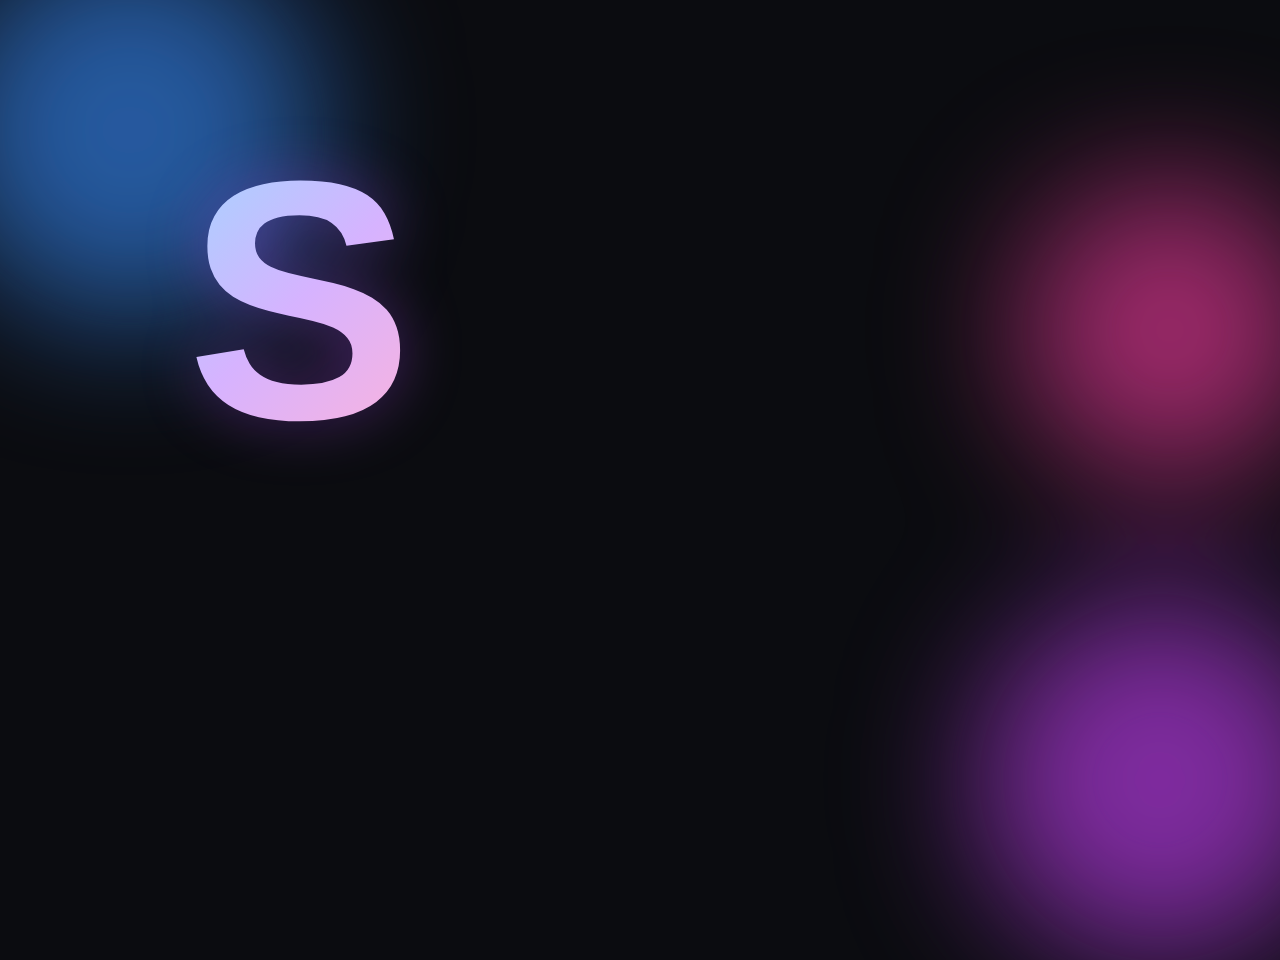
<file: instagram/profile-pic.html>
<!DOCTYPE html>
<html>
<head>
<meta charset="UTF-8">
<style>
  * { margin: 0; padding: 0; box-sizing: border-box; }
  html, body {
    width: 600px;
    height: 600px;
    overflow: hidden;
    background: #0b0c10;
  }
  .blobs { position: absolute; inset: 0; filter: blur(70px) saturate(140%); }
  .blob { position: absolute; border-radius: 50%; opacity: 0.6; }
  .b1 { width: 380px; height: 380px; background: #4f8cff; top: -60px; left: -60px; }
  .b2 { width: 360px; height: 360px; background: #b24fff; bottom: -60px; right: -60px; }
  .b3 { width: 300px; height: 300px; background: #ff4f9a; top: 180px; right: -40px; }

  .wrap {
    position: relative;
    z-index: 2;
    width: 100%;
    height: 100%;
    display: flex;
    align-items: center;
    justify-content: center;
  }
  .s {
    font-family: -apple-system, "Segoe UI", Roboto, sans-serif;
    font-size: 340px;
    font-weight: 800;
    line-height: 1;
    background: linear-gradient(135deg, #9fd8ff, #d6b3ff, #ffb3d9);
    -webkit-background-clip: text;
    background-clip: text;
    color: transparent;
    filter: drop-shadow(0 0 30px rgba(178, 79, 255, 0.35));
  }
</style>
</head>
<body>
  <div class="blobs">
    <div class="blob b1"></div>
    <div class="blob b2"></div>
    <div class="blob b3"></div>
  </div>
  <div class="wrap">
    <div class="s">S</div>
  </div>
</body>
</html>
</file>
<file: styles.css>
:root {
  --bg: #0b0c10;
  --bg-card: rgba(255, 255, 255, 0.06);
  --border: rgba(255, 255, 255, 0.12);
  --text: #eef0f3;
  --muted: #a3acc0;
  --accent: #4f8cff;
  --accent-2: #b24fff;
  --accent-3: #ff4f9a;
  --accent-4: #4fe0c9;
}

* { box-sizing: border-box; margin: 0; padding: 0; }

html { scroll-behavior: smooth; }

body {
  font-family: "Inter", -apple-system, "Segoe UI", Roboto, sans-serif;
  background:
    linear-gradient(180deg, rgba(11,12,16,0.88), rgba(11,12,16,0.94)),
    url('https://images.pexels.com/photos/9667643/pexels-photo-9667643.jpeg?auto=compress&cs=tinysrgb&w=1600') center / cover no-repeat;
  background-color: var(--bg);
  color: var(--text);
  line-height: 1.6;
  position: relative;
  overflow-x: hidden;
  min-height: 100vh;
}

a { color: inherit; text-decoration: none; }

/* ---- animated background blobs ---- */
.bg-blobs {
  position: fixed;
  inset: 0;
  z-index: -1;
  overflow: hidden;
  filter: blur(80px) saturate(140%);
}

.blob {
  position: absolute;
  width: 45vw;
  height: 45vw;
  max-width: 600px;
  max-height: 600px;
  border-radius: 50%;
  opacity: 0.45;
  will-change: transform;
}

.blob-1 {
  background: var(--accent);
  top: -10%;
  left: -10%;
  animation: float1 22s ease-in-out infinite;
}

.blob-2 {
  background: var(--accent-2);
  top: 10%;
  right: -15%;
  animation: float2 26s ease-in-out infinite;
}

.blob-3 {
  background: var(--accent-3);
  bottom: -15%;
  left: 15%;
  animation: float3 20s ease-in-out infinite;
}

.blob-4 {
  background: var(--accent-4);
  bottom: 0%;
  right: 5%;
  animation: float1 30s ease-in-out infinite reverse;
}

@keyframes float1 {
  0%, 100% { transform: translate(0, 0) scale(1); }
  33% { transform: translate(8vw, 6vh) scale(1.15); }
  66% { transform: translate(-4vw, 10vh) scale(0.9); }
}

@keyframes float2 {
  0%, 100% { transform: translate(0, 0) scale(1); }
  40% { transform: translate(-10vw, 8vh) scale(1.1); }
  70% { transform: translate(-2vw, -6vh) scale(0.95); }
}

@keyframes float3 {
  0%, 100% { transform: translate(0, 0) scale(1); }
  50% { transform: translate(10vw, -8vh) scale(1.2); }
}

@media (prefers-reduced-motion: reduce) {
  .blob { animation: none !important; }
  html { scroll-behavior: auto; }
}

/* ---- gradient text ---- */
.gradient-text {
  background: linear-gradient(90deg, var(--accent), var(--accent-2), var(--accent-3), var(--accent));
  background-size: 300% auto;
  -webkit-background-clip: text;
  background-clip: text;
  color: transparent;
  animation: gradientShift 6s linear infinite;
}

@keyframes gradientShift {
  to { background-position: 300% center; }
}

/* ---- nav ---- */
.nav {
  display: flex;
  justify-content: space-between;
  align-items: center;
  padding: 24px 48px;
  position: sticky;
  top: 0;
  backdrop-filter: blur(14px);
  background: rgba(11, 12, 16, 0.6);
  border-bottom: 1px solid var(--border);
  z-index: 10;
}

.nav-brand { font-family: "Space Grotesk", sans-serif; font-weight: 700; font-size: 1.1rem; }
h1, h2, h3 { font-family: "Space Grotesk", sans-serif; }

.nav nav a {
  margin-left: 24px;
  color: var(--muted);
  transition: color 0.2s ease;
}
.nav nav a:hover { color: var(--text); }

/* ---- hero ---- */
.hero {
  padding: 120px 48px 100px;
  max-width: 760px;
}

.hero h1 { font-size: 2.8rem; margin-bottom: 20px; line-height: 1.2; }
.hero p { color: var(--muted); margin-bottom: 36px; font-size: 1.15rem; }

/* ---- buttons ---- */
.btn {
  display: inline-block;
  position: relative;
  background: linear-gradient(90deg, var(--accent), var(--accent-2));
  background-size: 200% auto;
  color: white;
  padding: 14px 32px;
  border-radius: 10px;
  font-weight: 600;
  transition: background-position 0.5s ease, transform 0.25s ease, box-shadow 0.25s ease;
  box-shadow: 0 8px 24px rgba(79, 140, 255, 0.25);
}

.btn:hover {
  background-position: 100% center;
  transform: translateY(-3px);
  box-shadow: 0 12px 32px rgba(178, 79, 255, 0.4);
}

/* ---- sections ---- */
.work, .services, .contact {
  padding: 80px 48px;
  position: relative;
}

.work h2, .services h2, .contact h2 {
  font-size: 1.8rem;
  margin-bottom: 36px;
}

.grid {
  display: grid;
  grid-template-columns: repeat(auto-fit, minmax(220px, 1fr));
  gap: 24px;
}

.glass {
  background: var(--bg-card);
  border: 1px solid var(--border);
  backdrop-filter: blur(16px);
  -webkit-backdrop-filter: blur(16px);
}

.card {
  display: block;
  padding: 28px;
  border-radius: 16px;
  cursor: pointer;
  transition: transform 0.3s ease, box-shadow 0.3s ease, border-color 0.3s ease;
}

.card:hover {
  transform: translateY(-6px);
  border-color: rgba(255, 255, 255, 0.25);
  box-shadow: 0 16px 40px rgba(0, 0, 0, 0.35);
}

.card h3 { margin-bottom: 8px; }
.card p { color: var(--muted); font-size: 0.95rem; }

/* ---- work cards with real screenshots ---- */
.work-card {
  display: block;
  border-radius: 16px;
  overflow: hidden;
  background: var(--bg-card);
  border: 1px solid var(--border);
  backdrop-filter: blur(16px);
  -webkit-backdrop-filter: blur(16px);
  transition: transform 0.3s ease, box-shadow 0.3s ease, border-color 0.3s ease;
}
.work-card:hover {
  transform: translateY(-6px);
  border-color: rgba(255, 255, 255, 0.25);
  box-shadow: 0 16px 40px rgba(0, 0, 0, 0.4);
}
.work-thumb {
  width: 100%;
  aspect-ratio: 3 / 2;
  background-size: cover;
  background-position: top center;
  border-bottom: 1px solid var(--border);
}
.work-info { padding: 20px 22px; }
.work-info h3 { margin-bottom: 6px; font-size: 1.05rem; }
.work-info p { color: var(--muted); font-size: 0.9rem; }

.price {
  font-size: 1.3rem;
  font-weight: 700;
  color: var(--accent-4);
  margin-bottom: 6px;
}

.services ul { list-style: none; color: var(--muted); max-width: 500px; }
.services li {
  padding: 14px 0;
  border-bottom: 1px solid var(--border);
  position: relative;
  padding-left: 28px;
}
.services li::before {
  content: "";
  position: absolute;
  left: 0;
  top: 18px;
  width: 10px;
  height: 10px;
  border-radius: 50%;
  background: linear-gradient(135deg, var(--accent), var(--accent-3));
}

.contact p { color: var(--muted); margin-bottom: 28px; }

footer {
  text-align: center;
  padding: 36px;
  color: var(--muted);
  font-size: 0.85rem;
  border-top: 1px solid var(--border);
}

/* ---- scroll reveal ---- */
.reveal {
  opacity: 0;
  transform: translateY(24px);
  transition: opacity 0.7s ease, transform 0.7s ease;
}

.reveal.visible {
  opacity: 1;
  transform: translateY(0);
}

@media (prefers-reduced-motion: reduce) {
  .reveal { opacity: 1; transform: none; transition: none; }
}

@media (max-width: 600px) {
  .nav, .hero, .work, .services, .contact { padding-left: 24px; padding-right: 24px; }
  .hero h1 { font-size: 2rem; }
  .blob { width: 70vw; height: 70vw; }
}
</file>
<file: samples/cafe/styles.css>
:root {
  --bg: #2b211b;
  --bg-card: rgba(255, 255, 255, 0.06);
  --border: rgba(255, 255, 255, 0.12);
  --text: #f3ece3;
  --muted: #cbb9a8;
  --accent: #e0943f;
  --accent-2: #e05c4f;
  --accent-3: #4fb8a3;
}

* { box-sizing: border-box; margin: 0; padding: 0; }

html { scroll-behavior: smooth; }

body {
  font-family: "Nunito Sans", "Segoe UI", Roboto, Arial, sans-serif;
  background:
    linear-gradient(180deg, rgba(43,33,27,0.88), rgba(43,33,27,0.94)),
    url('https://images.pexels.com/photos/4157763/pexels-photo-4157763.jpeg?auto=compress&cs=tinysrgb&w=1600') center / cover no-repeat;
  background-color: var(--bg);
  color: var(--text);
  line-height: 1.6;
  position: relative;
  overflow-x: hidden;
  min-height: 100vh;
}

a { color: inherit; text-decoration: none; }

.bg-blobs {
  position: fixed;
  inset: 0;
  z-index: -1;
  overflow: hidden;
  filter: blur(90px) saturate(140%);
}

.blob {
  position: absolute;
  width: 42vw;
  height: 42vw;
  max-width: 560px;
  max-height: 560px;
  border-radius: 50%;
  opacity: 0.45;
  will-change: transform;
}

.blob-1 { background: var(--accent); top: -12%; left: -8%; animation: float1 23s ease-in-out infinite; }
.blob-2 { background: var(--accent-2); top: 15%; right: -12%; animation: float2 27s ease-in-out infinite; }
.blob-3 { background: var(--accent-3); bottom: -18%; left: 20%; animation: float3 20s ease-in-out infinite; }

@keyframes float1 {
  0%, 100% { transform: translate(0, 0) scale(1); }
  33% { transform: translate(7vw, 5vh) scale(1.12); }
  66% { transform: translate(-3vw, 8vh) scale(0.92); }
}
@keyframes float2 {
  0%, 100% { transform: translate(0, 0) scale(1); }
  40% { transform: translate(-8vw, 6vh) scale(1.08); }
  70% { transform: translate(-2vw, -5vh) scale(0.95); }
}
@keyframes float3 {
  0%, 100% { transform: translate(0, 0) scale(1); }
  50% { transform: translate(8vw, -6vh) scale(1.15); }
}

@media (prefers-reduced-motion: reduce) {
  .blob { animation: none !important; }
  html { scroll-behavior: auto; }
}

.gradient-text {
  background: linear-gradient(90deg, var(--accent), var(--accent-2), var(--accent-3), var(--accent));
  background-size: 300% auto;
  -webkit-background-clip: text;
  background-clip: text;
  color: transparent;
  animation: gradientShift 7s linear infinite;
}
@keyframes gradientShift { to { background-position: 300% center; } }

.nav {
  display: flex;
  justify-content: space-between;
  align-items: center;
  padding: 24px 48px;
  position: sticky;
  top: 0;
  backdrop-filter: blur(14px);
  background: rgba(43, 33, 27, 0.7);
  border-bottom: 1px solid var(--border);
  z-index: 10;
}

.nav-brand { font-family: "Fraunces", serif; font-weight: 700; font-size: 1.3rem; }
h1, h2, h3, .brand, .special-text { font-family: "Fraunces", serif; }
.nav nav a { margin-left: 24px; color: var(--muted); transition: color 0.2s ease; }
.nav nav a:hover { color: var(--accent); }

.hero { padding: 110px 48px 90px; max-width: 650px; }
.hero h1 { font-size: 2.5rem; margin-bottom: 16px; }
.hero p { color: var(--muted); margin-bottom: 32px; font-size: 1.1rem; }

.btn {
  display: inline-block;
  background: linear-gradient(90deg, var(--accent), var(--accent-2));
  background-size: 200% auto;
  color: #2b211b;
  padding: 13px 30px;
  border-radius: 10px;
  font-weight: 700;
  transition: background-position 0.5s ease, transform 0.25s ease, box-shadow 0.25s ease;
  box-shadow: 0 8px 24px rgba(224, 148, 63, 0.3);
}
.btn:hover {
  background-position: 100% center;
  transform: translateY(-3px);
  box-shadow: 0 12px 32px rgba(224, 92, 79, 0.4);
}

.menu, .gallery, .hours, .location { padding: 64px 48px; }
.menu h2, .gallery h2, .hours h2, .location h2 { font-size: 1.6rem; margin-bottom: 28px; }

/* ---- today's special banner ---- */
.special {
  display: flex;
  flex-wrap: wrap;
  gap: 12px;
  align-items: center;
  justify-content: center;
  background: linear-gradient(90deg, var(--accent), var(--accent-2));
  color: #2b211b;
  padding: 14px 24px;
  margin: 0 48px;
  border-radius: 12px;
  font-weight: 600;
}
.special-tag {
  background: rgba(43, 33, 27, 0.25);
  padding: 4px 12px;
  border-radius: 999px;
  font-size: 0.8rem;
  text-transform: uppercase;
  letter-spacing: 0.5px;
}

/* ---- CSS-only menu tabs ---- */
.tab-radio { display: none; }
.tabs {
  display: flex;
  justify-content: center;
  gap: 12px;
  margin-bottom: 28px;
}
.tabs label {
  padding: 10px 22px;
  border-radius: 999px;
  border: 1px solid var(--border);
  cursor: pointer;
  color: var(--muted);
  font-weight: 600;
  font-size: 0.9rem;
  transition: all 0.2s ease;
}
#tab-coffee:checked ~ .tabs label[for="tab-coffee"],
#tab-food:checked ~ .tabs label[for="tab-food"],
#tab-specials:checked ~ .tabs label[for="tab-specials"] {
  background: var(--accent);
  color: #2b211b;
  border-color: var(--accent);
}
.tab-panels .panel { display: none; }
#tab-coffee:checked ~ .tab-panels .panel-coffee,
#tab-food:checked ~ .tab-panels .panel-food,
#tab-specials:checked ~ .tab-panels .panel-specials {
  display: grid;
}

/* ---- gallery ---- */
.photo-grid {
  display: grid;
  grid-template-columns: repeat(3, 1fr);
  gap: 12px;
  max-width: 700px;
  margin: 0 auto;
}
.gallery-hint { margin-top: 16px; color: var(--muted); font-size: 0.8rem; opacity: 0.7; }

.photo-card {
  position: relative;
  aspect-ratio: 1;
  border-radius: 14px;
  background-size: cover;
  background-position: center;
  overflow: hidden;
  transition: transform 0.3s ease, box-shadow 0.3s ease;
}
.photo-card::after {
  content: "";
  position: absolute;
  inset: 0;
  background: linear-gradient(to top, rgba(0,0,0,0.75) 0%, rgba(0,0,0,0.15) 45%, transparent 70%);
}
.photo-card:hover {
  transform: translateY(-6px) scale(1.02);
  box-shadow: 0 16px 36px rgba(0, 0, 0, 0.5);
}
.photo-name {
  position: absolute;
  right: 14px;
  bottom: 12px;
  z-index: 2;
  color: white;
  font-size: 0.9rem;
  font-weight: 700;
  text-align: right;
  text-shadow: 0 2px 8px rgba(0,0,0,0.6);
}

.grid {
  display: grid;
  grid-template-columns: repeat(auto-fit, minmax(180px, 1fr));
  gap: 16px;
}

.glass {
  background: var(--bg-card);
  border: 1px solid var(--border);
  backdrop-filter: blur(16px);
  -webkit-backdrop-filter: blur(16px);
}

.card {
  padding: 20px;
  border-radius: 14px;
  transition: transform 0.3s ease, box-shadow 0.3s ease;
}
.card:hover {
  transform: translateY(-6px);
  box-shadow: 0 16px 36px rgba(0, 0, 0, 0.4);
}

.card h3 { margin-bottom: 6px; font-size: 1.05rem; }
.card p { color: var(--accent); font-weight: 600; }

table { border-collapse: collapse; }
td { padding: 8px 20px 8px 0; color: var(--muted); }
td:first-child { font-weight: 600; color: var(--text); }

.location p { color: var(--muted); max-width: 500px; margin-bottom: 20px; }

footer {
  text-align: center;
  padding: 28px;
  color: var(--muted);
  font-size: 0.85rem;
  border-top: 1px solid var(--border);
}

.reveal {
  opacity: 0;
  transform: translateY(24px);
  transition: opacity 0.7s ease, transform 0.7s ease;
}
.reveal.visible { opacity: 1; transform: translateY(0); }

@media (prefers-reduced-motion: reduce) {
  .reveal { opacity: 1; transform: none; transition: none; }
}

@media (max-width: 600px) {
  .nav, .hero, .menu, .gallery, .hours, .location { padding-left: 24px; padding-right: 24px; }
  .hero h1 { font-size: 1.9rem; }
  .blob { width: 70vw; height: 70vw; }
  .photo-grid { grid-template-columns: repeat(2, 1fr); }
  .special { margin: 0 24px; }
}
</file>
<file: samples/salon/styles.css>
:root {
  --bg: #fdf6f3;
  --bg-card: rgba(255, 255, 255, 0.55);
  --border: rgba(201, 118, 127, 0.25);
  --text: #3a2c2c;
  --muted: #7a6565;
  --accent: #c9767f;
  --accent-2: #e0a96b;
  --accent-3: #b98fd1;
}

* { box-sizing: border-box; margin: 0; padding: 0; }

html { scroll-behavior: smooth; }

body {
  font-family: "Lora", Georgia, serif;
  background:
    linear-gradient(180deg, rgba(253,246,243,0.55), rgba(253,246,243,0.72)),
    url('https://images.pexels.com/photos/3847492/pexels-photo-3847492.jpeg?auto=compress&cs=tinysrgb&w=1600') center / cover no-repeat;
  background-color: var(--bg);
  color: var(--text);
  line-height: 1.6;
  position: relative;
  overflow-x: hidden;
  min-height: 100vh;
}

a { color: inherit; text-decoration: none; }

/* ---- animated background blobs ---- */
.bg-blobs {
  position: fixed;
  inset: 0;
  z-index: -1;
  overflow: hidden;
  filter: blur(90px) saturate(130%);
}

.blob {
  position: absolute;
  width: 42vw;
  height: 42vw;
  max-width: 560px;
  max-height: 560px;
  border-radius: 50%;
  opacity: 0.4;
  will-change: transform;
}

.blob-1 { background: var(--accent); top: -12%; left: -8%; animation: float1 24s ease-in-out infinite; }
.blob-2 { background: var(--accent-2); top: 15%; right: -12%; animation: float2 28s ease-in-out infinite; }
.blob-3 { background: var(--accent-3); bottom: -18%; left: 20%; animation: float3 22s ease-in-out infinite; }

@keyframes float1 {
  0%, 100% { transform: translate(0, 0) scale(1); }
  33% { transform: translate(6vw, 5vh) scale(1.12); }
  66% { transform: translate(-3vw, 8vh) scale(0.92); }
}
@keyframes float2 {
  0%, 100% { transform: translate(0, 0) scale(1); }
  40% { transform: translate(-8vw, 6vh) scale(1.08); }
  70% { transform: translate(-2vw, -5vh) scale(0.95); }
}
@keyframes float3 {
  0%, 100% { transform: translate(0, 0) scale(1); }
  50% { transform: translate(8vw, -6vh) scale(1.15); }
}

@media (prefers-reduced-motion: reduce) {
  .blob { animation: none !important; }
  html { scroll-behavior: auto; }
}

.gradient-text {
  background: linear-gradient(90deg, var(--accent), var(--accent-3), var(--accent-2), var(--accent));
  background-size: 300% auto;
  -webkit-background-clip: text;
  background-clip: text;
  color: transparent;
  animation: gradientShift 7s linear infinite;
}
@keyframes gradientShift { to { background-position: 300% center; } }

.nav {
  display: flex;
  justify-content: space-between;
  align-items: center;
  padding: 24px 48px;
  position: sticky;
  top: 0;
  backdrop-filter: blur(14px);
  background: rgba(253, 246, 243, 0.7);
  border-bottom: 1px solid var(--border);
  z-index: 10;
}

.nav-brand { font-family: "Playfair Display", serif; font-weight: 700; font-size: 1.4rem; letter-spacing: 0.5px; }
h1, h2, h3 { font-family: "Playfair Display", serif; }
.nav nav a { margin-left: 24px; color: var(--muted); transition: color 0.2s ease; }
.nav nav a:hover { color: var(--accent); }

.hero {
  padding: 110px 48px 90px;
  max-width: 700px;
  text-align: center;
  margin: 0 auto;
}

.hero h1 { font-size: 2.6rem; margin-bottom: 16px; }
.hero p { color: var(--muted); margin-bottom: 32px; font-size: 1.1rem; }

.btn {
  display: inline-block;
  background: linear-gradient(90deg, var(--accent), var(--accent-3));
  background-size: 200% auto;
  color: white;
  padding: 13px 34px;
  border-radius: 999px;
  font-weight: 600;
  transition: background-position 0.5s ease, transform 0.25s ease, box-shadow 0.25s ease;
  box-shadow: 0 8px 24px rgba(201, 118, 127, 0.3);
}
.btn:hover {
  background-position: 100% center;
  transform: translateY(-3px);
  box-shadow: 0 12px 32px rgba(185, 143, 209, 0.45);
}

.services, .stylists, .reviews, .faq, .book {
  padding: 72px 48px;
  text-align: center;
}

.services h2, .stylists h2, .reviews h2, .faq h2, .book h2 { font-size: 1.8rem; margin-bottom: 32px; }

.grid {
  display: grid;
  grid-template-columns: repeat(auto-fit, minmax(220px, 1fr));
  gap: 20px;
  max-width: 900px;
  margin: 0 auto;
}

.glass {
  background: var(--bg-card);
  border: 1px solid var(--border);
  backdrop-filter: blur(16px);
  -webkit-backdrop-filter: blur(16px);
}

.card {
  padding: 28px;
  border-radius: 18px;
  transition: transform 0.3s ease, box-shadow 0.3s ease;
}
.card:hover {
  transform: translateY(-6px);
  box-shadow: 0 16px 36px rgba(201, 118, 127, 0.2);
}

.card h3 { margin-bottom: 8px; }
.price { color: var(--accent); font-size: 1.3rem; font-weight: 700; margin-bottom: 8px; }
.card p:not(.price) { color: var(--muted); font-size: 0.95rem; }

.book p { color: var(--muted); max-width: 600px; margin: 0 auto 24px; }

/* ---- stylists ---- */
.person-card {
  padding: 28px;
  border-radius: 18px;
  text-align: center;
  transition: transform 0.3s ease, box-shadow 0.3s ease;
}
.person-card:hover { transform: translateY(-6px); box-shadow: 0 16px 36px rgba(201, 118, 127, 0.2); }
.avatar {
  width: 88px;
  height: 88px;
  border-radius: 50%;
  margin: 0 auto 16px;
  background-size: cover;
  background-position: center;
  border: 3px solid rgba(255,255,255,0.7);
  box-shadow: 0 8px 20px rgba(201, 118, 127, 0.25);
}
.person-card h3 { margin-bottom: 2px; }
.person-card .role { color: var(--accent); font-size: 0.9rem; font-weight: 600; margin-bottom: 10px; }
.person-card p:not(.role) { color: var(--muted); font-size: 0.9rem; }

/* ---- reviews ---- */
.quote-card {
  padding: 26px;
  border-radius: 18px;
  text-align: left;
}
.quote-card p:first-child { font-style: italic; margin-bottom: 14px; }
.quote-card .who { color: var(--accent); font-weight: 600; font-size: 0.9rem; }

/* ---- faq ---- */
.faq { max-width: 700px; margin: 0 auto; }
.faq details {
  background: var(--bg-card);
  border: 1px solid var(--border);
  backdrop-filter: blur(16px);
  border-radius: 14px;
  padding: 18px 24px;
  margin-bottom: 14px;
  text-align: left;
}
.faq summary {
  cursor: pointer;
  font-weight: 600;
  list-style: none;
  position: relative;
  padding-right: 28px;
}
.faq summary::-webkit-details-marker { display: none; }
.faq summary::after {
  content: "+";
  position: absolute;
  right: 0;
  top: 0;
  font-size: 1.3rem;
  color: var(--accent);
  transition: transform 0.25s ease;
}
.faq details[open] summary::after { transform: rotate(45deg); }
.faq details p { color: var(--muted); margin-top: 12px; font-size: 0.95rem; }

footer {
  text-align: center;
  padding: 32px;
  color: var(--muted);
  font-size: 0.85rem;
  border-top: 1px solid var(--border);
}

.reveal {
  opacity: 0;
  transform: translateY(24px);
  transition: opacity 0.7s ease, transform 0.7s ease;
}
.reveal.visible { opacity: 1; transform: translateY(0); }

@media (prefers-reduced-motion: reduce) {
  .reveal { opacity: 1; transform: none; transition: none; }
}

@media (max-width: 600px) {
  .nav, .hero, .services, .stylists, .reviews, .faq, .book { padding-left: 24px; padding-right: 24px; }
  .hero h1 { font-size: 2rem; }
  .blob { width: 70vw; height: 70vw; }
}
</file>
<file: samples/tutor/styles.css>
:root {
  --bg: #f4f7fb;
  --bg-card: rgba(255, 255, 255, 0.6);
  --border: rgba(47, 111, 237, 0.18);
  --text: #1c2b3a;
  --muted: #5a6b7a;
  --accent: #2f6fed;
  --accent-2: #3fd0c9;
  --accent-3: #7a5cf0;
}

* { box-sizing: border-box; margin: 0; padding: 0; }

html { scroll-behavior: smooth; }

body {
  font-family: "Inter", "Segoe UI", Roboto, Arial, sans-serif;
  background:
    radial-gradient(circle, rgba(47,111,237,0.14) 1.5px, transparent 1.5px) 0 0 / 28px 28px,
    linear-gradient(180deg, rgba(244,247,251,0.88), rgba(244,247,251,0.94)),
    url('https://images.pexels.com/photos/2455119/pexels-photo-2455119.jpeg?auto=compress&cs=tinysrgb&w=1600') center top / cover no-repeat;
  background-color: var(--bg);
  color: var(--text);
  line-height: 1.6;
  position: relative;
  overflow-x: hidden;
  min-height: 100vh;
}

a { color: inherit; text-decoration: none; }

.bg-blobs { display: none; }

/* flat outlined geometric accents instead of blurred blobs — distinct "study notebook" feel */
.geo-accent {
  position: fixed;
  border-radius: 50%;
  border: 2px solid rgba(47, 111, 237, 0.15);
  z-index: -1;
  pointer-events: none;
}
.geo-1 { width: 280px; height: 280px; top: 60px; right: -60px; }
.geo-2 { width: 160px; height: 160px; bottom: 120px; left: -50px; border-color: rgba(122, 92, 240, 0.15); }
.geo-3 { width: 70px; height: 70px; top: 220px; left: 8%; border-color: rgba(63, 208, 201, 0.25); }

@keyframes float1 {
  0%, 100% { transform: translate(0, 0) scale(1); }
  33% { transform: translate(6vw, 5vh) scale(1.1); }
  66% { transform: translate(-3vw, 7vh) scale(0.9); }
}
@keyframes float2 {
  0%, 100% { transform: translate(0, 0) scale(1); }
  40% { transform: translate(-7vw, 6vh) scale(1.08); }
  70% { transform: translate(-2vw, -5vh) scale(0.95); }
}
@keyframes float3 {
  0%, 100% { transform: translate(0, 0) scale(1); }
  50% { transform: translate(7vw, -6vh) scale(1.15); }
}

@media (prefers-reduced-motion: reduce) {
  .blob { animation: none !important; }
  html { scroll-behavior: auto; }
}

.gradient-text {
  background: linear-gradient(90deg, var(--accent), var(--accent-3), var(--accent-2), var(--accent));
  background-size: 300% auto;
  -webkit-background-clip: text;
  background-clip: text;
  color: transparent;
  animation: gradientShift 7s linear infinite;
}
@keyframes gradientShift { to { background-position: 300% center; } }

.nav {
  display: flex;
  justify-content: space-between;
  align-items: center;
  padding: 24px 48px;
  position: sticky;
  top: 0;
  backdrop-filter: blur(14px);
  background: rgba(244, 247, 251, 0.75);
  border-bottom: 1px solid var(--border);
  z-index: 10;
}

.nav-brand { font-family: "Poppins", sans-serif; font-weight: 700; font-size: 1.2rem; }
h1, h2, h3 { font-family: "Poppins", sans-serif; }
.nav nav a { margin-left: 24px; color: var(--muted); transition: color 0.2s ease; }
.nav nav a:hover { color: var(--accent); }

.hero { padding: 100px 48px 80px; max-width: 680px; }
.hero h1 { font-size: 2.3rem; margin-bottom: 16px; }
.hero p { color: var(--muted); margin-bottom: 32px; font-size: 1.05rem; }

.btn {
  display: inline-block;
  background: linear-gradient(90deg, var(--accent), var(--accent-3));
  background-size: 200% auto;
  color: white;
  padding: 13px 30px;
  border-radius: 10px;
  font-weight: 600;
  transition: background-position 0.5s ease, transform 0.25s ease, box-shadow 0.25s ease;
  box-shadow: 0 8px 24px rgba(47, 111, 237, 0.25);
}
.btn:hover {
  background-position: 100% center;
  transform: translateY(-3px);
  box-shadow: 0 12px 32px rgba(122, 92, 240, 0.4);
}

.subjects, .pricing-section, .tutors, .results, .contact { padding: 64px 48px; }
.subjects h2, .pricing-section h2, .tutors h2, .contact h2 { font-size: 1.5rem; margin-bottom: 28px; }

.grid {
  display: grid;
  grid-template-columns: repeat(auto-fit, minmax(200px, 1fr));
  gap: 16px;
}

.glass {
  background: var(--bg-card);
  border: 1px solid var(--border);
  backdrop-filter: blur(14px);
  -webkit-backdrop-filter: blur(14px);
}

.card {
  padding: 20px;
  border-radius: 12px;
  transition: transform 0.3s ease, box-shadow 0.3s ease;
}
.card:hover {
  transform: translateY(-5px);
  box-shadow: 0 14px 30px rgba(47, 111, 237, 0.15);
}

.card h3 { font-size: 1rem; margin-bottom: 6px; }
.card p { color: var(--muted); font-size: 0.9rem; }

.note { color: var(--muted); font-size: 0.9rem; }
.contact p { color: var(--muted); margin-bottom: 24px; }

/* ---- subject accordion (left-border card style, distinct from a boxed FAQ) ---- */
.subject-card {
  background: var(--bg-card);
  border-left: 4px solid var(--accent);
  border-radius: 8px;
  padding: 16px 22px;
  margin-bottom: 12px;
  max-width: 640px;
  text-align: left;
}
.subject-card summary {
  cursor: pointer;
  list-style: none;
  display: flex;
  justify-content: space-between;
  align-items: center;
  font-weight: 700;
}
.subject-card summary::-webkit-details-marker { display: none; }
.subject-card summary .tag {
  font-size: 0.78rem;
  font-weight: 600;
  color: var(--accent);
  background: rgba(47, 111, 237, 0.1);
  padding: 3px 10px;
  border-radius: 999px;
}
.subject-card p { color: var(--muted); margin-top: 10px; font-size: 0.92rem; }

/* ---- pricing table ---- */
.price-table {
  border-collapse: collapse;
  width: 100%;
  max-width: 560px;
  margin: 0 auto 20px;
  background: var(--bg-card);
  border-radius: 12px;
  overflow: hidden;
}
.price-table th, .price-table td {
  padding: 14px 18px;
  text-align: left;
  border-bottom: 1px solid var(--border);
}
.price-table th {
  background: var(--accent);
  color: white;
  font-size: 0.85rem;
  text-transform: uppercase;
  letter-spacing: 0.5px;
}
.price-table td:nth-child(2) { color: var(--accent); font-weight: 700; }
.price-table td:nth-child(3) { color: var(--muted); font-size: 0.9rem; }
.pricing-section { text-align: center; }

/* ---- tutor profile cards ---- */
.person-card {
  padding: 24px;
  border-radius: 14px;
  text-align: center;
  transition: transform 0.3s ease, box-shadow 0.3s ease;
}
.person-card:hover { transform: translateY(-5px); box-shadow: 0 14px 30px rgba(47, 111, 237, 0.15); }
.avatar {
  width: 80px;
  height: 80px;
  border-radius: 50%;
  margin: 0 auto 14px;
  background-size: cover;
  background-position: center;
  border: 3px solid rgba(255,255,255,0.8);
  box-shadow: 0 8px 20px rgba(47, 111, 237, 0.2);
}
.person-card h3 { font-size: 1.05rem; margin-bottom: 2px; }
.person-card .role { color: var(--accent); font-size: 0.85rem; font-weight: 600; margin-bottom: 8px; }
.person-card p:not(.role) { color: var(--muted); font-size: 0.88rem; }

/* ---- results blockquote ---- */
.results { text-align: center; }
.results blockquote {
  max-width: 620px;
  margin: 0 auto;
  font-size: 1.4rem;
  font-style: italic;
  line-height: 1.5;
  color: var(--text);
}
.results blockquote footer {
  margin-top: 16px;
  font-size: 0.95rem;
  font-style: normal;
  font-weight: 600;
  color: var(--accent);
}

footer {
  text-align: center;
  padding: 28px;
  color: var(--muted);
  font-size: 0.85rem;
  border-top: 1px solid var(--border);
}

.reveal {
  opacity: 0;
  transform: translateY(24px);
  transition: opacity 0.7s ease, transform 0.7s ease;
}
.reveal.visible { opacity: 1; transform: translateY(0); }

@media (prefers-reduced-motion: reduce) {
  .reveal { opacity: 1; transform: none; transition: none; }
}

@media (max-width: 600px) {
  .nav, .hero, .subjects, .pricing-section, .tutors, .results, .contact { padding-left: 24px; padding-right: 24px; }
  .hero h1 { font-size: 1.8rem; }
  .blob { width: 70vw; height: 70vw; }
}
</file>
